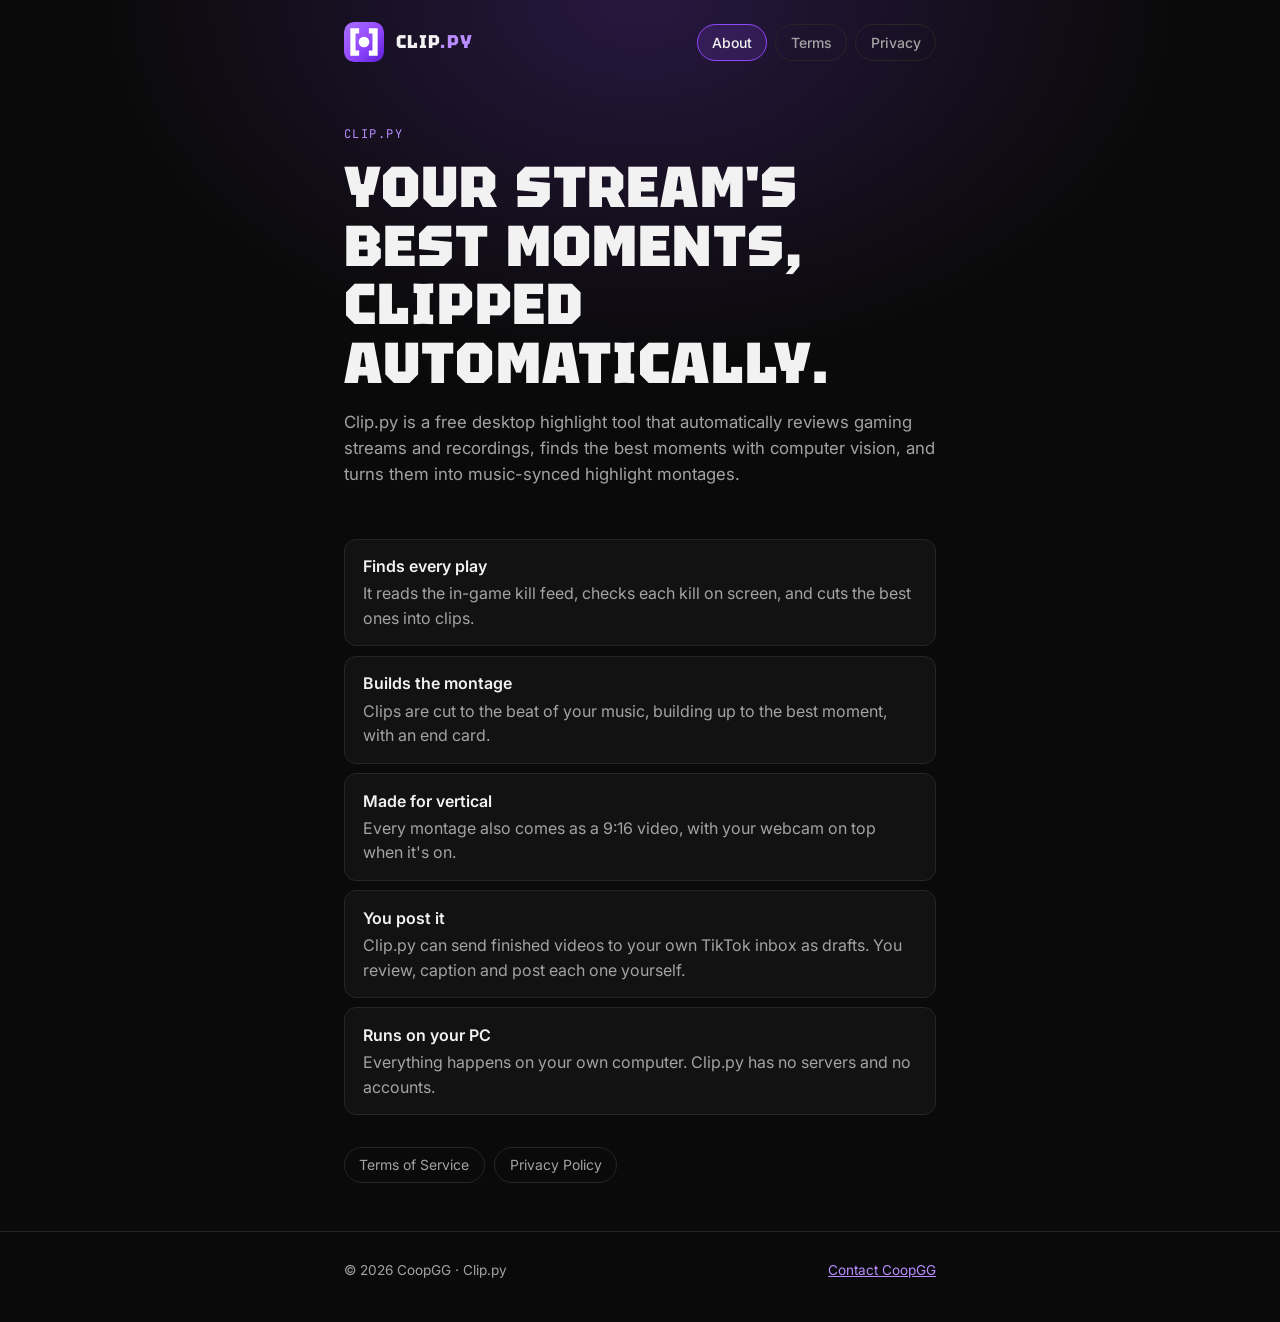
<file: clip-py/index.html>
<!DOCTYPE html>
<html lang="en">
<head>
<meta charset="UTF-8">
<meta name="viewport" content="width=device-width, initial-scale=1.0">
<meta name="color-scheme" content="dark">
<meta name="description" content="Clip.py finds the best moments in your gaming streams and recordings and turns them into vertical highlight videos.">
<title>Clip.py | Automatic gaming highlights</title>
<link rel="icon" type="image/svg+xml" href="icon/favicon.svg">
<link rel="icon" type="image/png" sizes="32x32" href="icon/favicon-32.png">
<link rel="apple-touch-icon" href="icon/apple-touch-icon.png">
<link rel="preconnect" href="https://fonts.googleapis.com">
<link rel="preconnect" href="https://fonts.gstatic.com" crossorigin>
<link href="https://fonts.googleapis.com/css2?family=Inter:wght@400;500;600&family=JetBrains+Mono:wght@500;600&family=Tektur:wght@700;800;900&display=swap" rel="stylesheet">
<link rel="stylesheet" href="../assets/site.css">
<link rel="stylesheet" href="legal.css">
</head>
<body>
<a class="skip" href="#main">Skip to content</a>
<div class="wrap wrap-narrow">
  <header class="topbar">
    <a class="brand" href="index.html">
      <img src="icon/favicon.svg" alt="" style="border-radius:10px;background:none">
      <span class="brand-name">Clip<b>.py</b></span>
    </a>
    <nav class="topnav" aria-label="Clip.py">
      <a href="index.html" aria-current="page">About</a>
      <a href="terms.html">Terms</a>
      <a href="privacy.html">Privacy</a>
    </nav>
  </header>
  <main id="main">

    <section class="hero">
      <p class="eyebrow">Clip.py</p>
      <h1>Your stream's best moments, clipped automatically.</h1>
      <p class="lede">Clip.py is a free desktop highlight tool that automatically reviews gaming streams and recordings, finds the best moments with computer vision, and turns them into music-synced highlight montages.</p>
    </section>
    <ul class="features">
      <li><b>Finds every play</b>It reads the in-game kill feed, checks each kill on screen, and cuts the best ones into clips.</li>
      <li><b>Builds the montage</b>Clips are cut to the beat of your music, building up to the best moment, with an end card.</li>
      <li><b>Made for vertical</b>Every montage also comes as a 9:16 video, with your webcam on top when it's on.</li>
      <li><b>You post it</b>Clip.py can send finished videos to your own TikTok inbox as drafts. You review, caption and post each one yourself.</li>
      <li><b>Runs on your PC</b>Everything happens on your own computer. Clip.py has no servers and no accounts.</li>
    </ul>
    <nav class="doclinks" aria-label="Legal">
      <a href="terms.html">Terms of Service</a>
      <a href="privacy.html">Privacy Policy</a>
    </nav>
  </main>
</div>
<footer>
  <div class="wrap wrap-narrow">
    <span>&copy; 2026 CoopGG &middot; Clip.py</span>
    <span><a href="../links.html">Contact CoopGG</a></span>
  </div>
</footer>
</body>
</html>
</file>
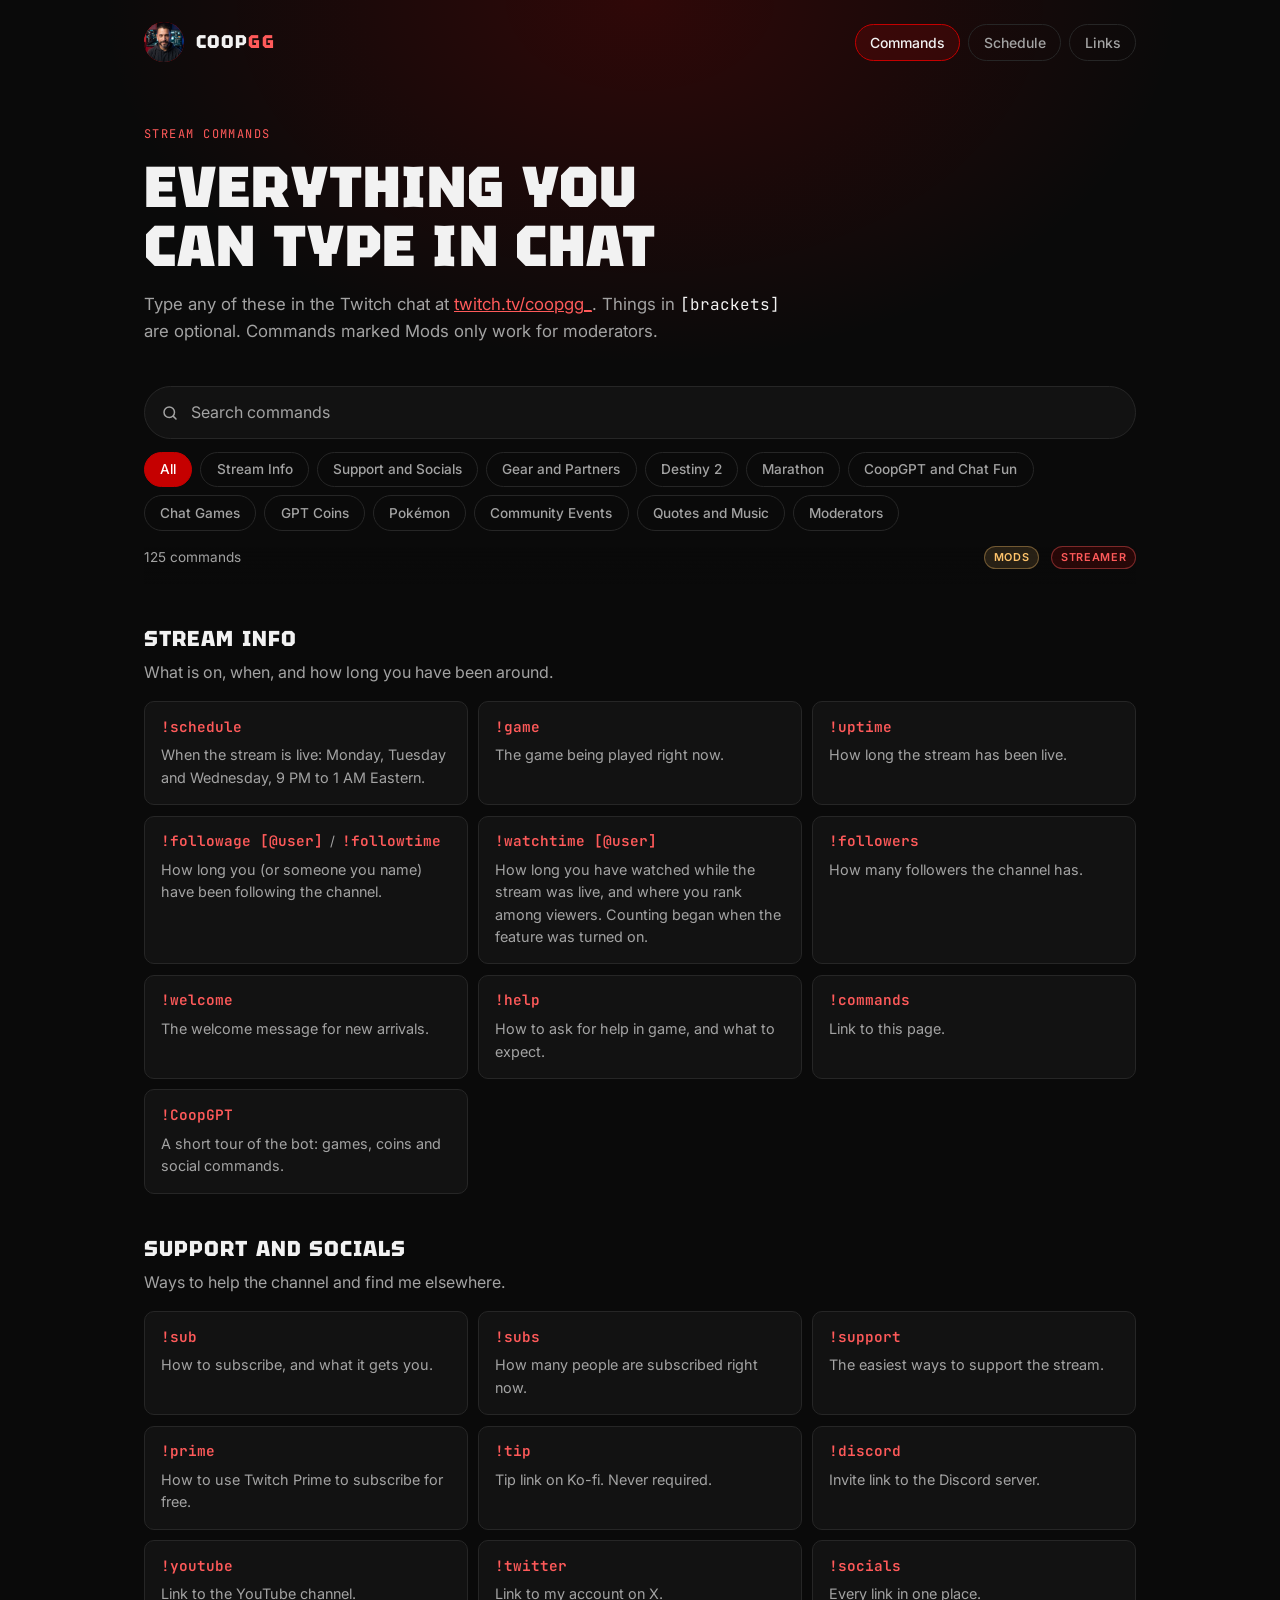
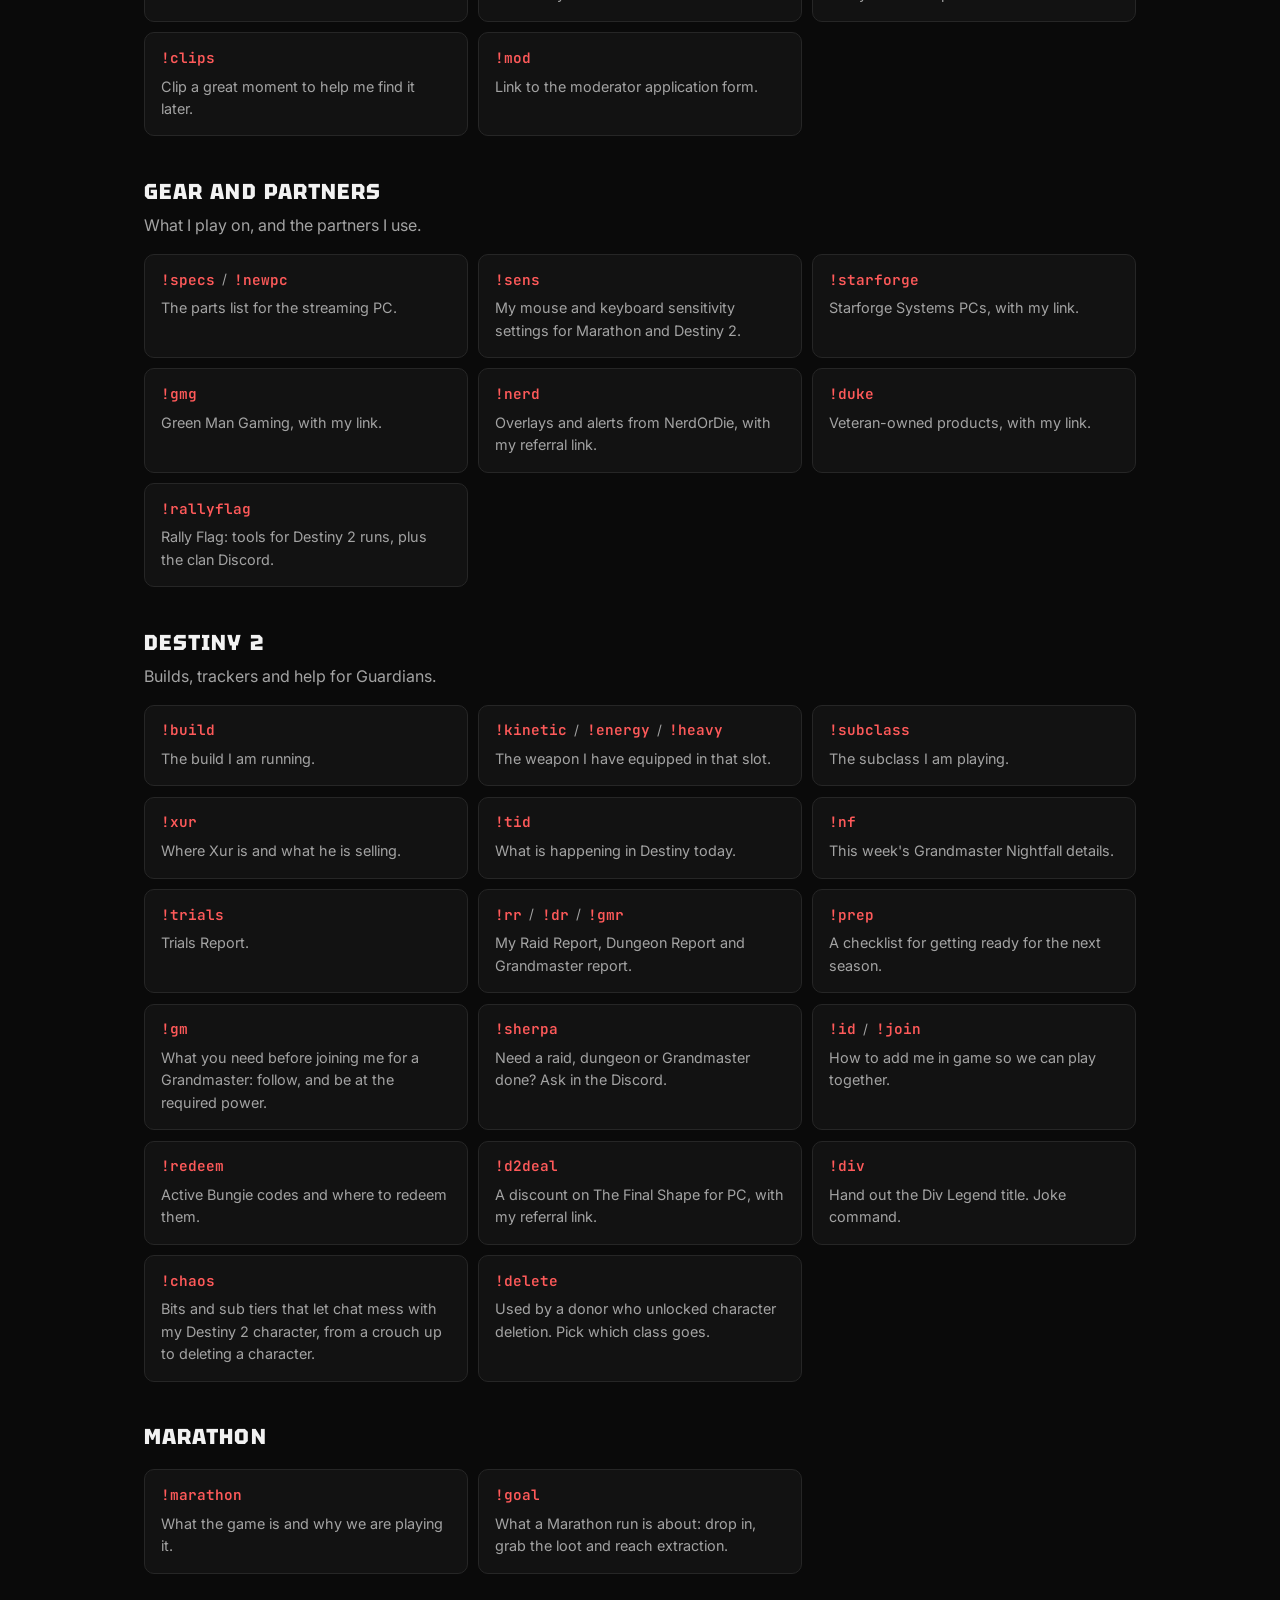
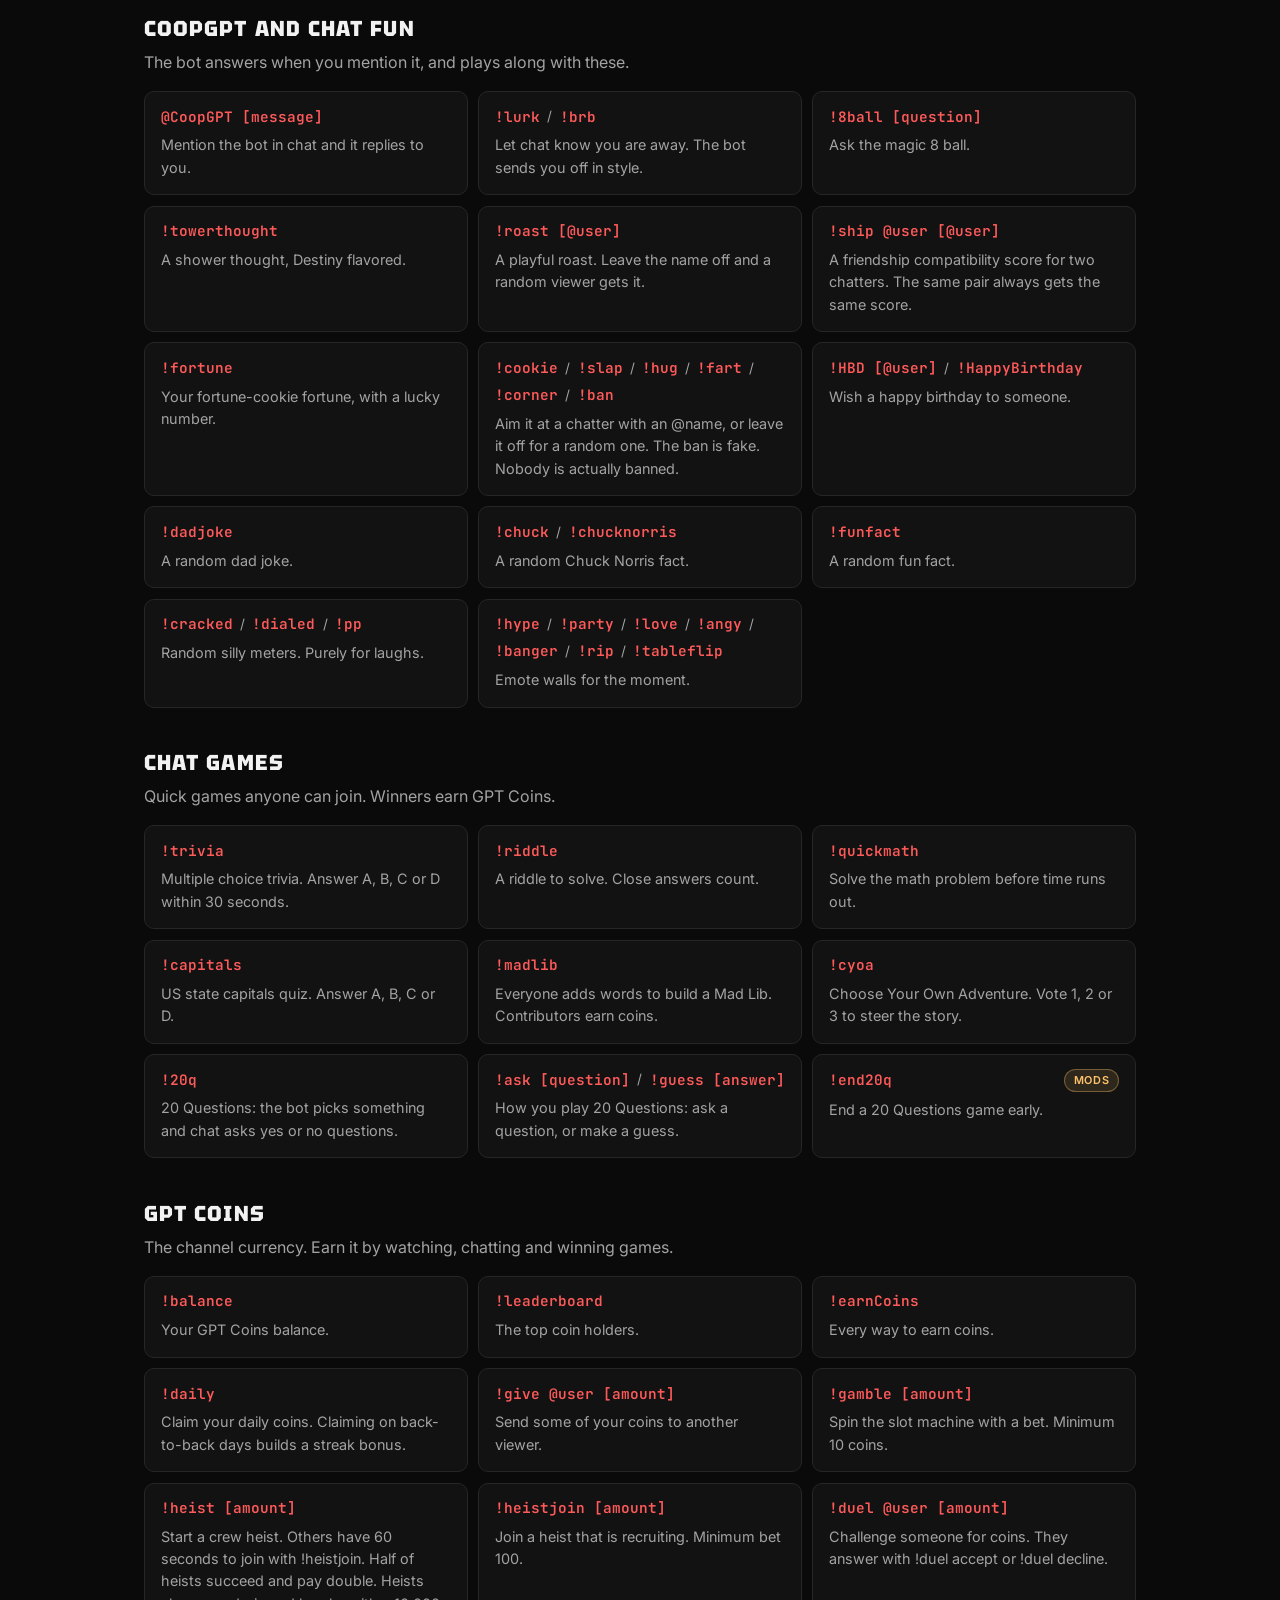
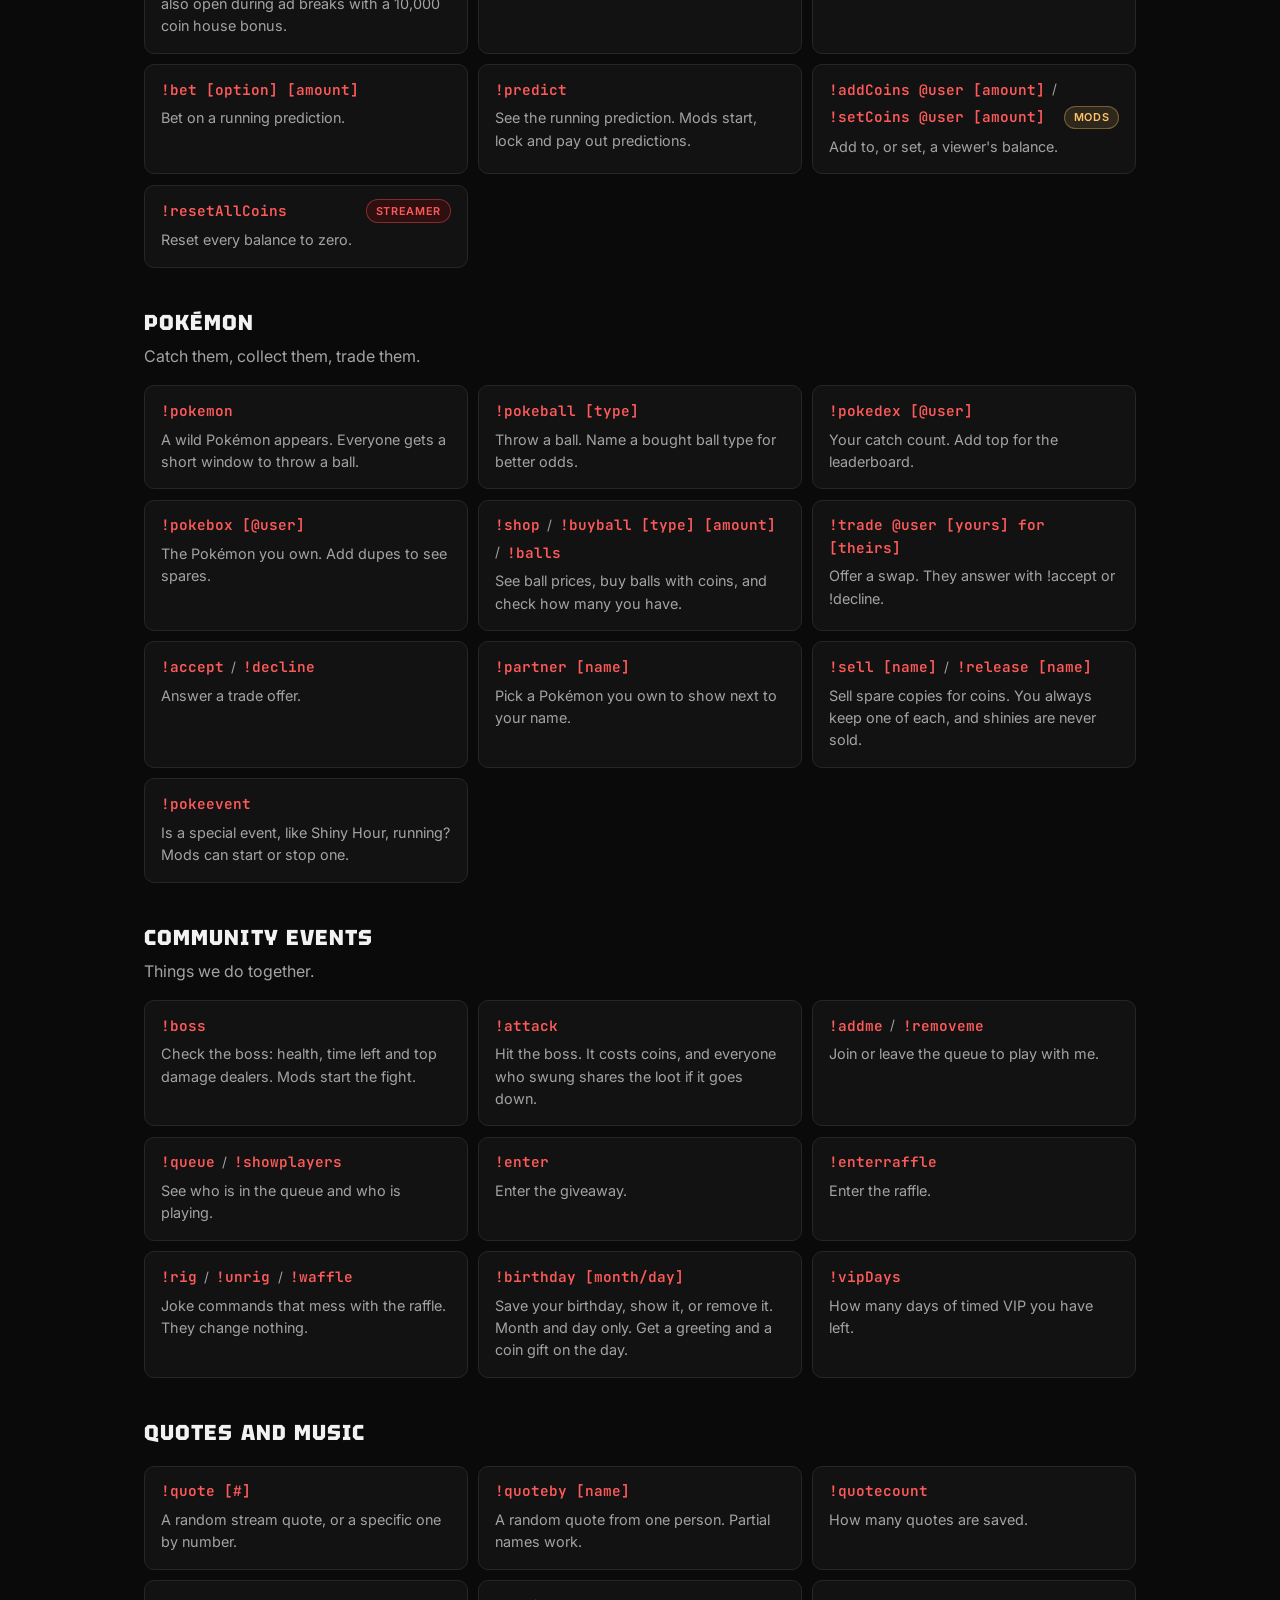
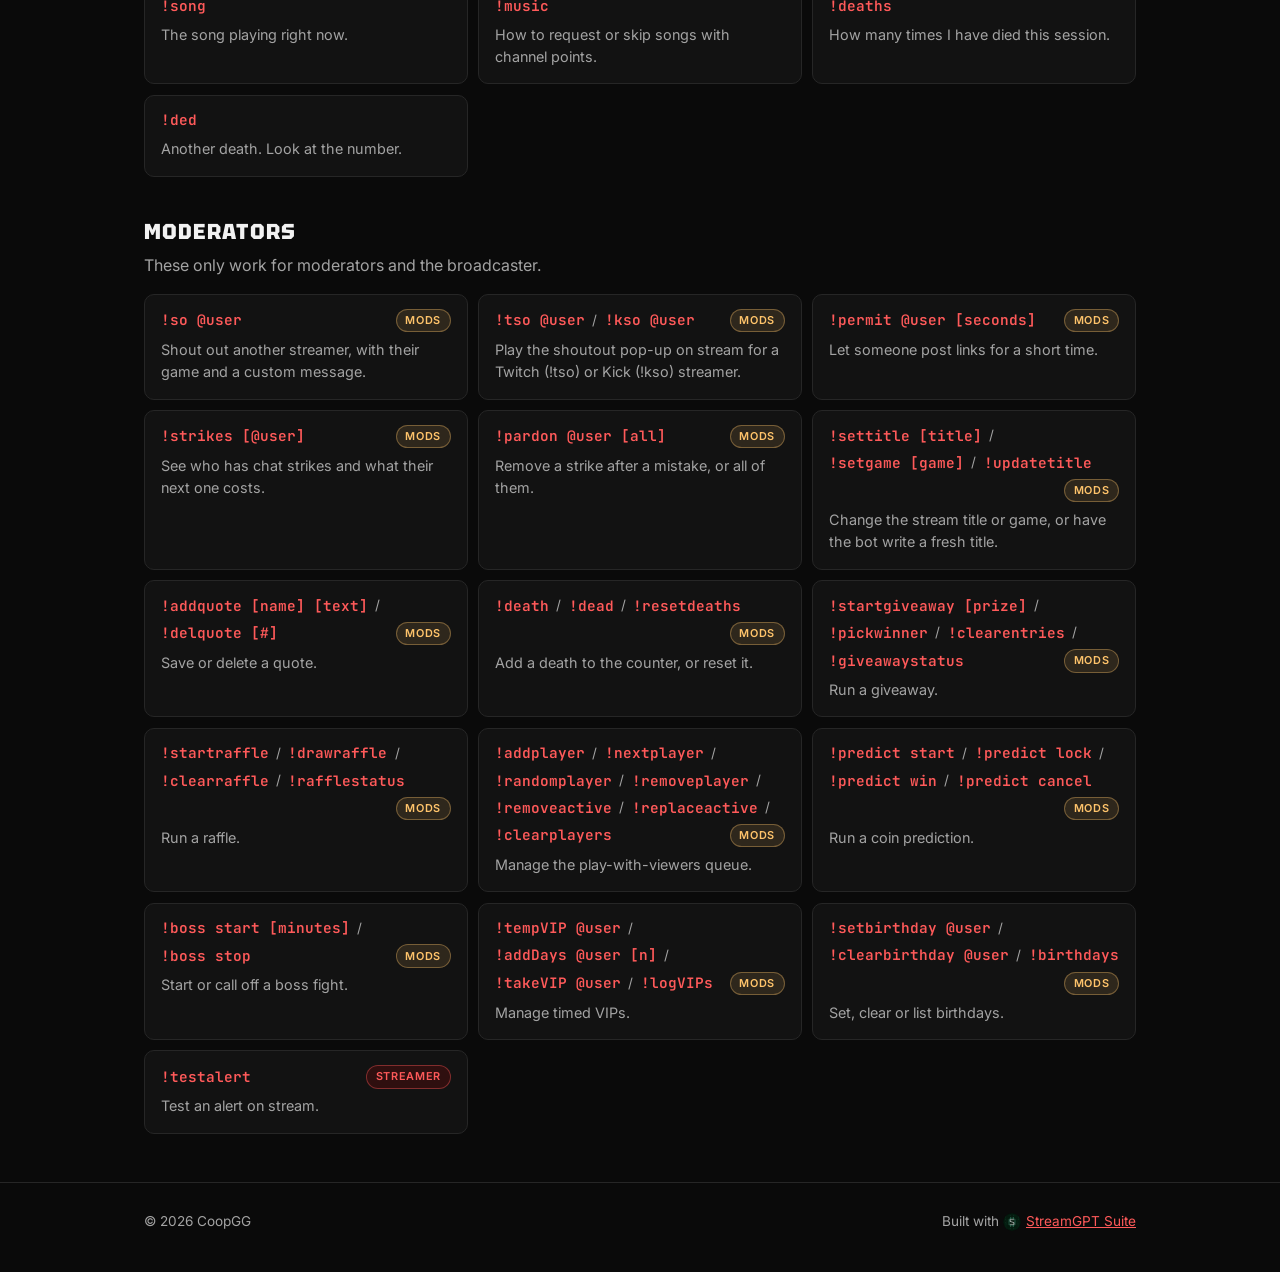
<file: commands.html>
<!DOCTYPE html>
<html lang="en">
<head>
<meta charset="UTF-8">
<meta name="viewport" content="width=device-width, initial-scale=1.0">
<meta name="color-scheme" content="dark">
<meta name="description" content="Every chat command for the CoopGG stream: games, GPT Coins, Pokémon, Destiny 2 info and more.">
<title>CoopGG | Stream Commands</title>
<link rel="icon" type="image/png" href="assets/avatar.png">
<link rel="preconnect" href="https://fonts.googleapis.com">
<link rel="preconnect" href="https://fonts.gstatic.com" crossorigin>
<link href="https://fonts.googleapis.com/css2?family=Inter:wght@400;500;600&family=JetBrains+Mono:wght@500;600&family=Tektur:wght@700;800;900&display=swap" rel="stylesheet">
<link rel="stylesheet" href="assets/site.css">
<style>
  /* ---------- controls ---------- */
  .controls { padding: 0.9rem 0; }
  @media (min-height: 820px) and (min-width: 700px) {
    .controls { position: sticky; top: 0; z-index: 5; background: linear-gradient(var(--bg) 82%, transparent); }
  }
  .search { display: block; position: relative; }
  .search input {
    width: 100%; font: inherit; font-size: 1rem; color: var(--text);
    background: var(--panel); border: 1px solid var(--border); border-radius: 999px;
    padding: 0.8rem 1.1rem 0.8rem 2.9rem;
  }
  .search input::placeholder { color: var(--text-dim); }
  .search input:focus-visible { outline: 2px solid var(--accent-text); outline-offset: 2px; border-color: transparent; }
  .search svg { position: absolute; left: 1.05rem; top: 50%; translate: 0 -50%; width: 18px; height: 18px; stroke: var(--text-dim); fill: none; stroke-width: 2; pointer-events: none; }

  .pills { display: flex; flex-wrap: wrap; gap: 0.5rem; margin-top: 0.8rem; }
  .pill {
    font: inherit; font-size: 0.85rem; font-weight: 500; cursor: pointer;
    color: var(--text-dim); background: transparent;
    border: 1px solid var(--border); border-radius: 999px; padding: 0.4rem 0.95rem;
    transition: color 0.15s ease, border-color 0.15s ease, background 0.15s ease;
  }
  .pill:hover { color: var(--text); border-color: var(--border-strong); }
  .pill[aria-pressed="true"] { color: #fff; background: var(--accent); border-color: var(--accent); }

  .status { display: flex; align-items: center; justify-content: space-between; gap: 1rem; flex-wrap: wrap; margin-top: 0.9rem; font-size: 0.85rem; color: var(--text-dim); }
  .legend { display: flex; gap: 0.75rem; align-items: center; }

  /* ---------- sections ---------- */
  .section { padding-top: 2.4rem; }
  .section[hidden] { display: none; }
  .section-title { font-family: var(--font-display); font-weight: 800; font-size: 1.35rem; text-transform: uppercase; letter-spacing: 0.05em; text-wrap: balance; }
  .section-blurb { color: var(--text-dim); margin-top: 0.3rem; max-width: 62ch; }
  .cmd-grid { list-style: none; display: grid; grid-template-columns: repeat(auto-fill, minmax(min(100%, 300px), 1fr)); gap: 0.65rem; margin-top: 1rem; }
  .cmd {
    background: var(--panel); border: 1px solid var(--border); border-radius: 10px;
    padding: 0.85rem 1rem 0.95rem; display: flex; flex-direction: column; gap: 0.4rem;
    transition: border-color 0.15s ease, background 0.15s ease;
  }
  .cmd:hover { background: var(--panel-hover); border-color: var(--border-strong); }
  .cmd[hidden] { display: none; }
  .cmd-head { display: flex; flex-wrap: wrap; align-items: center; gap: 0.3rem 0.45rem; }
  .cmd-name { font-family: var(--font-mono); font-weight: 600; font-size: 0.9rem; color: var(--accent-text); overflow-wrap: anywhere; }
  .or { color: var(--text-dim); font-size: 0.85rem; }
  .cmd-desc { color: var(--text-dim); font-size: 0.9rem; max-width: 60ch; }
  .cmd-head .tag { margin-left: auto; }

  .empty { display: none; margin: 3rem 0 0; padding: 2rem; text-align: center; border: 1px dashed var(--border-strong); border-radius: 10px; color: var(--text-dim); }
  .empty.show { display: block; }
</style>
</head>
<body>
<a class="skip" href="#commands">Skip to commands</a>

<div class="wrap">
  <header class="topbar">
    <a class="brand" href="https://www.twitch.tv/coopgg_">
      <img src="assets/avatar.png" alt="">
      <span class="brand-name">Coop<b>GG</b></span>
    </a>
    <nav class="topnav" aria-label="Site">
      <a href="commands.html" aria-current="page">Commands</a>
      <a href="schedule.html">Schedule</a>
      <a href="links.html">Links</a>
    </nav>
  </header>

  <section class="hero">
    <p class="eyebrow">Stream commands</p>
    <h1>Everything you can type in chat</h1>
    <p class="lede">Type any of these in the Twitch chat at <a href="https://www.twitch.tv/coopgg_">twitch.tv/coopgg_</a>. Things in <code>[brackets]</code> are optional. Commands marked Mods only work for moderators.</p>
  </section>

  <div class="controls">
    <label class="search">
      <span class="visually-hidden">Search commands</span>
      <svg viewBox="0 0 24 24" aria-hidden="true"><circle cx="11" cy="11" r="7"/><path d="m20 20-3.5-3.5" stroke-linecap="round"/></svg>
      <input id="q" type="search" placeholder="Search commands" autocomplete="off">
    </label>
    <div class="pills" id="pills" role="group" aria-label="Filter by category">
      <button type="button" class="pill" data-cat="all" aria-pressed="true">All</button>
      <button type="button" class="pill" data-cat="info" aria-pressed="false">Stream Info</button><button type="button" class="pill" data-cat="support" aria-pressed="false">Support and Socials</button><button type="button" class="pill" data-cat="gear" aria-pressed="false">Gear and Partners</button><button type="button" class="pill" data-cat="destiny" aria-pressed="false">Destiny 2</button><button type="button" class="pill" data-cat="marathon" aria-pressed="false">Marathon</button><button type="button" class="pill" data-cat="ai" aria-pressed="false">CoopGPT and Chat Fun</button><button type="button" class="pill" data-cat="games" aria-pressed="false">Chat Games</button><button type="button" class="pill" data-cat="coins" aria-pressed="false">GPT Coins</button><button type="button" class="pill" data-cat="pokemon" aria-pressed="false">Pokémon</button><button type="button" class="pill" data-cat="community" aria-pressed="false">Community Events</button><button type="button" class="pill" data-cat="quotes" aria-pressed="false">Quotes and Music</button><button type="button" class="pill" data-cat="mods" aria-pressed="false">Moderators</button>
    </div>
    <div class="status">
      <span id="count" role="status" aria-live="polite"></span>
      <span class="legend"><span class="tag tag-mod">Mods</span><span class="tag tag-streamer">Streamer</span></span>
    </div>
  </div>

  <main id="commands">
<section class="section" id="info" data-cat="info"><h2 class="section-title">Stream Info</h2><p class="section-blurb">What is on, when, and how long you have been around.</p><ul class="cmd-grid"><li class="cmd" data-search="!schedule when the stream is live: monday, tuesday and wednesday, 9 pm to 1 am eastern."><div class="cmd-head"><code class="cmd-name">!schedule</code></div><p class="cmd-desc">When the stream is live: Monday, Tuesday and Wednesday, 9 PM to 1 AM Eastern.</p></li><li class="cmd" data-search="!game the game being played right now."><div class="cmd-head"><code class="cmd-name">!game</code></div><p class="cmd-desc">The game being played right now.</p></li><li class="cmd" data-search="!uptime how long the stream has been live."><div class="cmd-head"><code class="cmd-name">!uptime</code></div><p class="cmd-desc">How long the stream has been live.</p></li><li class="cmd" data-search="!followage [@user] !followtime how long you (or someone you name) have been following the channel."><div class="cmd-head"><code class="cmd-name">!followage [@user]</code> <span class="or">/</span> <code class="cmd-name">!followtime</code></div><p class="cmd-desc">How long you (or someone you name) have been following the channel.</p></li><li class="cmd" data-search="!watchtime [@user] how long you have watched while the stream was live, and where you rank among viewers. counting began when the feature was turned on."><div class="cmd-head"><code class="cmd-name">!watchtime [@user]</code></div><p class="cmd-desc">How long you have watched while the stream was live, and where you rank among viewers. Counting began when the feature was turned on.</p></li><li class="cmd" data-search="!followers how many followers the channel has."><div class="cmd-head"><code class="cmd-name">!followers</code></div><p class="cmd-desc">How many followers the channel has.</p></li><li class="cmd" data-search="!welcome the welcome message for new arrivals."><div class="cmd-head"><code class="cmd-name">!welcome</code></div><p class="cmd-desc">The welcome message for new arrivals.</p></li><li class="cmd" data-search="!help how to ask for help in game, and what to expect."><div class="cmd-head"><code class="cmd-name">!help</code></div><p class="cmd-desc">How to ask for help in game, and what to expect.</p></li><li class="cmd" data-search="!commands link to this page."><div class="cmd-head"><code class="cmd-name">!commands</code></div><p class="cmd-desc">Link to this page.</p></li><li class="cmd" data-search="!coopgpt a short tour of the bot: games, coins and social commands."><div class="cmd-head"><code class="cmd-name">!CoopGPT</code></div><p class="cmd-desc">A short tour of the bot: games, coins and social commands.</p></li></ul></section>
<section class="section" id="support" data-cat="support"><h2 class="section-title">Support and Socials</h2><p class="section-blurb">Ways to help the channel and find me elsewhere.</p><ul class="cmd-grid"><li class="cmd" data-search="!sub how to subscribe, and what it gets you."><div class="cmd-head"><code class="cmd-name">!sub</code></div><p class="cmd-desc">How to subscribe, and what it gets you.</p></li><li class="cmd" data-search="!subs how many people are subscribed right now."><div class="cmd-head"><code class="cmd-name">!subs</code></div><p class="cmd-desc">How many people are subscribed right now.</p></li><li class="cmd" data-search="!support the easiest ways to support the stream."><div class="cmd-head"><code class="cmd-name">!support</code></div><p class="cmd-desc">The easiest ways to support the stream.</p></li><li class="cmd" data-search="!prime how to use twitch prime to subscribe for free."><div class="cmd-head"><code class="cmd-name">!prime</code></div><p class="cmd-desc">How to use Twitch Prime to subscribe for free.</p></li><li class="cmd" data-search="!tip tip link on ko-fi. never required."><div class="cmd-head"><code class="cmd-name">!tip</code></div><p class="cmd-desc">Tip link on Ko-fi. Never required.</p></li><li class="cmd" data-search="!discord invite link to the discord server."><div class="cmd-head"><code class="cmd-name">!discord</code></div><p class="cmd-desc">Invite link to the Discord server.</p></li><li class="cmd" data-search="!youtube link to the youtube channel."><div class="cmd-head"><code class="cmd-name">!youtube</code></div><p class="cmd-desc">Link to the YouTube channel.</p></li><li class="cmd" data-search="!twitter link to my account on x."><div class="cmd-head"><code class="cmd-name">!twitter</code></div><p class="cmd-desc">Link to my account on X.</p></li><li class="cmd" data-search="!socials every link in one place."><div class="cmd-head"><code class="cmd-name">!socials</code></div><p class="cmd-desc">Every link in one place.</p></li><li class="cmd" data-search="!clips clip a great moment to help me find it later."><div class="cmd-head"><code class="cmd-name">!clips</code></div><p class="cmd-desc">Clip a great moment to help me find it later.</p></li><li class="cmd" data-search="!mod link to the moderator application form."><div class="cmd-head"><code class="cmd-name">!mod</code></div><p class="cmd-desc">Link to the moderator application form.</p></li></ul></section>
<section class="section" id="gear" data-cat="gear"><h2 class="section-title">Gear and Partners</h2><p class="section-blurb">What I play on, and the partners I use.</p><ul class="cmd-grid"><li class="cmd" data-search="!specs !newpc the parts list for the streaming pc."><div class="cmd-head"><code class="cmd-name">!specs</code> <span class="or">/</span> <code class="cmd-name">!newpc</code></div><p class="cmd-desc">The parts list for the streaming PC.</p></li><li class="cmd" data-search="!sens my mouse and keyboard sensitivity settings for marathon and destiny 2."><div class="cmd-head"><code class="cmd-name">!sens</code></div><p class="cmd-desc">My mouse and keyboard sensitivity settings for Marathon and Destiny 2.</p></li><li class="cmd" data-search="!starforge starforge systems pcs, with my link."><div class="cmd-head"><code class="cmd-name">!starforge</code></div><p class="cmd-desc">Starforge Systems PCs, with my link.</p></li><li class="cmd" data-search="!gmg green man gaming, with my link."><div class="cmd-head"><code class="cmd-name">!gmg</code></div><p class="cmd-desc">Green Man Gaming, with my link.</p></li><li class="cmd" data-search="!nerd overlays and alerts from nerdordie, with my referral link."><div class="cmd-head"><code class="cmd-name">!nerd</code></div><p class="cmd-desc">Overlays and alerts from NerdOrDie, with my referral link.</p></li><li class="cmd" data-search="!duke veteran-owned products, with my link."><div class="cmd-head"><code class="cmd-name">!duke</code></div><p class="cmd-desc">Veteran-owned products, with my link.</p></li><li class="cmd" data-search="!rallyflag rally flag: tools for destiny 2 runs, plus the clan discord."><div class="cmd-head"><code class="cmd-name">!rallyflag</code></div><p class="cmd-desc">Rally Flag: tools for Destiny 2 runs, plus the clan Discord.</p></li></ul></section>
<section class="section" id="destiny" data-cat="destiny"><h2 class="section-title">Destiny 2</h2><p class="section-blurb">Builds, trackers and help for Guardians.</p><ul class="cmd-grid"><li class="cmd" data-search="!build the build i am running."><div class="cmd-head"><code class="cmd-name">!build</code></div><p class="cmd-desc">The build I am running.</p></li><li class="cmd" data-search="!kinetic !energy !heavy the weapon i have equipped in that slot."><div class="cmd-head"><code class="cmd-name">!kinetic</code> <span class="or">/</span> <code class="cmd-name">!energy</code> <span class="or">/</span> <code class="cmd-name">!heavy</code></div><p class="cmd-desc">The weapon I have equipped in that slot.</p></li><li class="cmd" data-search="!subclass the subclass i am playing."><div class="cmd-head"><code class="cmd-name">!subclass</code></div><p class="cmd-desc">The subclass I am playing.</p></li><li class="cmd" data-search="!xur where xur is and what he is selling."><div class="cmd-head"><code class="cmd-name">!xur</code></div><p class="cmd-desc">Where Xur is and what he is selling.</p></li><li class="cmd" data-search="!tid what is happening in destiny today."><div class="cmd-head"><code class="cmd-name">!tid</code></div><p class="cmd-desc">What is happening in Destiny today.</p></li><li class="cmd" data-search="!nf this week&#x27;s grandmaster nightfall details."><div class="cmd-head"><code class="cmd-name">!nf</code></div><p class="cmd-desc">This week&#x27;s Grandmaster Nightfall details.</p></li><li class="cmd" data-search="!trials trials report."><div class="cmd-head"><code class="cmd-name">!trials</code></div><p class="cmd-desc">Trials Report.</p></li><li class="cmd" data-search="!rr !dr !gmr my raid report, dungeon report and grandmaster report."><div class="cmd-head"><code class="cmd-name">!rr</code> <span class="or">/</span> <code class="cmd-name">!dr</code> <span class="or">/</span> <code class="cmd-name">!gmr</code></div><p class="cmd-desc">My Raid Report, Dungeon Report and Grandmaster report.</p></li><li class="cmd" data-search="!prep a checklist for getting ready for the next season."><div class="cmd-head"><code class="cmd-name">!prep</code></div><p class="cmd-desc">A checklist for getting ready for the next season.</p></li><li class="cmd" data-search="!gm what you need before joining me for a grandmaster: follow, and be at the required power."><div class="cmd-head"><code class="cmd-name">!gm</code></div><p class="cmd-desc">What you need before joining me for a Grandmaster: follow, and be at the required power.</p></li><li class="cmd" data-search="!sherpa need a raid, dungeon or grandmaster done? ask in the discord."><div class="cmd-head"><code class="cmd-name">!sherpa</code></div><p class="cmd-desc">Need a raid, dungeon or Grandmaster done? Ask in the Discord.</p></li><li class="cmd" data-search="!id !join how to add me in game so we can play together."><div class="cmd-head"><code class="cmd-name">!id</code> <span class="or">/</span> <code class="cmd-name">!join</code></div><p class="cmd-desc">How to add me in game so we can play together.</p></li><li class="cmd" data-search="!redeem active bungie codes and where to redeem them."><div class="cmd-head"><code class="cmd-name">!redeem</code></div><p class="cmd-desc">Active Bungie codes and where to redeem them.</p></li><li class="cmd" data-search="!d2deal a discount on the final shape for pc, with my referral link."><div class="cmd-head"><code class="cmd-name">!d2deal</code></div><p class="cmd-desc">A discount on The Final Shape for PC, with my referral link.</p></li><li class="cmd" data-search="!div hand out the div legend title. joke command."><div class="cmd-head"><code class="cmd-name">!div</code></div><p class="cmd-desc">Hand out the Div Legend title. Joke command.</p></li><li class="cmd" data-search="!chaos bits and sub tiers that let chat mess with my destiny 2 character, from a crouch up to deleting a character."><div class="cmd-head"><code class="cmd-name">!chaos</code></div><p class="cmd-desc">Bits and sub tiers that let chat mess with my Destiny 2 character, from a crouch up to deleting a character.</p></li><li class="cmd" data-search="!delete used by a donor who unlocked character deletion. pick which class goes."><div class="cmd-head"><code class="cmd-name">!delete</code></div><p class="cmd-desc">Used by a donor who unlocked character deletion. Pick which class goes.</p></li></ul></section>
<section class="section" id="marathon" data-cat="marathon"><h2 class="section-title">Marathon</h2><ul class="cmd-grid"><li class="cmd" data-search="!marathon what the game is and why we are playing it."><div class="cmd-head"><code class="cmd-name">!marathon</code></div><p class="cmd-desc">What the game is and why we are playing it.</p></li><li class="cmd" data-search="!goal what a marathon run is about: drop in, grab the loot and reach extraction."><div class="cmd-head"><code class="cmd-name">!goal</code></div><p class="cmd-desc">What a Marathon run is about: drop in, grab the loot and reach extraction.</p></li></ul></section>
<section class="section" id="ai" data-cat="ai"><h2 class="section-title">CoopGPT and Chat Fun</h2><p class="section-blurb">The bot answers when you mention it, and plays along with these.</p><ul class="cmd-grid"><li class="cmd" data-search="@coopgpt [message] mention the bot in chat and it replies to you."><div class="cmd-head"><code class="cmd-name">@CoopGPT [message]</code></div><p class="cmd-desc">Mention the bot in chat and it replies to you.</p></li><li class="cmd" data-search="!lurk !brb let chat know you are away. the bot sends you off in style."><div class="cmd-head"><code class="cmd-name">!lurk</code> <span class="or">/</span> <code class="cmd-name">!brb</code></div><p class="cmd-desc">Let chat know you are away. The bot sends you off in style.</p></li><li class="cmd" data-search="!8ball [question] ask the magic 8 ball."><div class="cmd-head"><code class="cmd-name">!8ball [question]</code></div><p class="cmd-desc">Ask the magic 8 ball.</p></li><li class="cmd" data-search="!towerthought a shower thought, destiny flavored."><div class="cmd-head"><code class="cmd-name">!towerthought</code></div><p class="cmd-desc">A shower thought, Destiny flavored.</p></li><li class="cmd" data-search="!roast [@user] a playful roast. leave the name off and a random viewer gets it."><div class="cmd-head"><code class="cmd-name">!roast [@user]</code></div><p class="cmd-desc">A playful roast. Leave the name off and a random viewer gets it.</p></li><li class="cmd" data-search="!ship @user [@user] a friendship compatibility score for two chatters. the same pair always gets the same score."><div class="cmd-head"><code class="cmd-name">!ship @user [@user]</code></div><p class="cmd-desc">A friendship compatibility score for two chatters. The same pair always gets the same score.</p></li><li class="cmd" data-search="!fortune your fortune-cookie fortune, with a lucky number."><div class="cmd-head"><code class="cmd-name">!fortune</code></div><p class="cmd-desc">Your fortune-cookie fortune, with a lucky number.</p></li><li class="cmd" data-search="!cookie !slap !hug !fart !corner !ban aim it at a chatter with an @name, or leave it off for a random one. the ban is fake. nobody is actually banned."><div class="cmd-head"><code class="cmd-name">!cookie</code> <span class="or">/</span> <code class="cmd-name">!slap</code> <span class="or">/</span> <code class="cmd-name">!hug</code> <span class="or">/</span> <code class="cmd-name">!fart</code> <span class="or">/</span> <code class="cmd-name">!corner</code> <span class="or">/</span> <code class="cmd-name">!ban</code></div><p class="cmd-desc">Aim it at a chatter with an @name, or leave it off for a random one. The ban is fake. Nobody is actually banned.</p></li><li class="cmd" data-search="!hbd [@user] !happybirthday wish a happy birthday to someone."><div class="cmd-head"><code class="cmd-name">!HBD [@user]</code> <span class="or">/</span> <code class="cmd-name">!HappyBirthday</code></div><p class="cmd-desc">Wish a happy birthday to someone.</p></li><li class="cmd" data-search="!dadjoke a random dad joke."><div class="cmd-head"><code class="cmd-name">!dadjoke</code></div><p class="cmd-desc">A random dad joke.</p></li><li class="cmd" data-search="!chuck !chucknorris a random chuck norris fact."><div class="cmd-head"><code class="cmd-name">!chuck</code> <span class="or">/</span> <code class="cmd-name">!chucknorris</code></div><p class="cmd-desc">A random Chuck Norris fact.</p></li><li class="cmd" data-search="!funfact a random fun fact."><div class="cmd-head"><code class="cmd-name">!funfact</code></div><p class="cmd-desc">A random fun fact.</p></li><li class="cmd" data-search="!cracked !dialed !pp random silly meters. purely for laughs."><div class="cmd-head"><code class="cmd-name">!cracked</code> <span class="or">/</span> <code class="cmd-name">!dialed</code> <span class="or">/</span> <code class="cmd-name">!pp</code></div><p class="cmd-desc">Random silly meters. Purely for laughs.</p></li><li class="cmd" data-search="!hype !party !love !angy !banger !rip !tableflip emote walls for the moment."><div class="cmd-head"><code class="cmd-name">!hype</code> <span class="or">/</span> <code class="cmd-name">!party</code> <span class="or">/</span> <code class="cmd-name">!love</code> <span class="or">/</span> <code class="cmd-name">!angy</code> <span class="or">/</span> <code class="cmd-name">!banger</code> <span class="or">/</span> <code class="cmd-name">!rip</code> <span class="or">/</span> <code class="cmd-name">!tableflip</code></div><p class="cmd-desc">Emote walls for the moment.</p></li></ul></section>
<section class="section" id="games" data-cat="games"><h2 class="section-title">Chat Games</h2><p class="section-blurb">Quick games anyone can join. Winners earn GPT Coins.</p><ul class="cmd-grid"><li class="cmd" data-search="!trivia multiple choice trivia. answer a, b, c or d within 30 seconds."><div class="cmd-head"><code class="cmd-name">!trivia</code></div><p class="cmd-desc">Multiple choice trivia. Answer A, B, C or D within 30 seconds.</p></li><li class="cmd" data-search="!riddle a riddle to solve. close answers count."><div class="cmd-head"><code class="cmd-name">!riddle</code></div><p class="cmd-desc">A riddle to solve. Close answers count.</p></li><li class="cmd" data-search="!quickmath solve the math problem before time runs out."><div class="cmd-head"><code class="cmd-name">!quickmath</code></div><p class="cmd-desc">Solve the math problem before time runs out.</p></li><li class="cmd" data-search="!capitals us state capitals quiz. answer a, b, c or d."><div class="cmd-head"><code class="cmd-name">!capitals</code></div><p class="cmd-desc">US state capitals quiz. Answer A, B, C or D.</p></li><li class="cmd" data-search="!madlib everyone adds words to build a mad lib. contributors earn coins."><div class="cmd-head"><code class="cmd-name">!madlib</code></div><p class="cmd-desc">Everyone adds words to build a Mad Lib. Contributors earn coins.</p></li><li class="cmd" data-search="!cyoa choose your own adventure. vote 1, 2 or 3 to steer the story."><div class="cmd-head"><code class="cmd-name">!cyoa</code></div><p class="cmd-desc">Choose Your Own Adventure. Vote 1, 2 or 3 to steer the story.</p></li><li class="cmd" data-search="!20q 20 questions: the bot picks something and chat asks yes or no questions."><div class="cmd-head"><code class="cmd-name">!20q</code></div><p class="cmd-desc">20 Questions: the bot picks something and chat asks yes or no questions.</p></li><li class="cmd" data-search="!ask [question] !guess [answer] how you play 20 questions: ask a question, or make a guess."><div class="cmd-head"><code class="cmd-name">!ask [question]</code> <span class="or">/</span> <code class="cmd-name">!guess [answer]</code></div><p class="cmd-desc">How you play 20 Questions: ask a question, or make a guess.</p></li><li class="cmd" data-search="!end20q end a 20 questions game early."><div class="cmd-head"><code class="cmd-name">!end20q</code><span class="tag tag-mod">Mods</span></div><p class="cmd-desc">End a 20 Questions game early.</p></li></ul></section>
<section class="section" id="coins" data-cat="coins"><h2 class="section-title">GPT Coins</h2><p class="section-blurb">The channel currency. Earn it by watching, chatting and winning games.</p><ul class="cmd-grid"><li class="cmd" data-search="!balance your gpt coins balance."><div class="cmd-head"><code class="cmd-name">!balance</code></div><p class="cmd-desc">Your GPT Coins balance.</p></li><li class="cmd" data-search="!leaderboard the top coin holders."><div class="cmd-head"><code class="cmd-name">!leaderboard</code></div><p class="cmd-desc">The top coin holders.</p></li><li class="cmd" data-search="!earncoins every way to earn coins."><div class="cmd-head"><code class="cmd-name">!earnCoins</code></div><p class="cmd-desc">Every way to earn coins.</p></li><li class="cmd" data-search="!daily claim your daily coins. claiming on back-to-back days builds a streak bonus."><div class="cmd-head"><code class="cmd-name">!daily</code></div><p class="cmd-desc">Claim your daily coins. Claiming on back-to-back days builds a streak bonus.</p></li><li class="cmd" data-search="!give @user [amount] send some of your coins to another viewer."><div class="cmd-head"><code class="cmd-name">!give @user [amount]</code></div><p class="cmd-desc">Send some of your coins to another viewer.</p></li><li class="cmd" data-search="!gamble [amount] spin the slot machine with a bet. minimum 10 coins."><div class="cmd-head"><code class="cmd-name">!gamble [amount]</code></div><p class="cmd-desc">Spin the slot machine with a bet. Minimum 10 coins.</p></li><li class="cmd" data-search="!heist [amount] start a crew heist. others have 60 seconds to join with !heistjoin. half of heists succeed and pay double. heists also open during ad breaks with a 10,000 coin house bonus."><div class="cmd-head"><code class="cmd-name">!heist [amount]</code></div><p class="cmd-desc">Start a crew heist. Others have 60 seconds to join with !heistjoin. Half of heists succeed and pay double. Heists also open during ad breaks with a 10,000 coin house bonus.</p></li><li class="cmd" data-search="!heistjoin [amount] join a heist that is recruiting. minimum bet 100."><div class="cmd-head"><code class="cmd-name">!heistjoin [amount]</code></div><p class="cmd-desc">Join a heist that is recruiting. Minimum bet 100.</p></li><li class="cmd" data-search="!duel @user [amount] challenge someone for coins. they answer with !duel accept or !duel decline."><div class="cmd-head"><code class="cmd-name">!duel @user [amount]</code></div><p class="cmd-desc">Challenge someone for coins. They answer with !duel accept or !duel decline.</p></li><li class="cmd" data-search="!bet [option] [amount] bet on a running prediction."><div class="cmd-head"><code class="cmd-name">!bet [option] [amount]</code></div><p class="cmd-desc">Bet on a running prediction.</p></li><li class="cmd" data-search="!predict see the running prediction. mods start, lock and pay out predictions."><div class="cmd-head"><code class="cmd-name">!predict</code></div><p class="cmd-desc">See the running prediction. Mods start, lock and pay out predictions.</p></li><li class="cmd" data-search="!addcoins @user [amount] !setcoins @user [amount] add to, or set, a viewer&#x27;s balance."><div class="cmd-head"><code class="cmd-name">!addCoins @user [amount]</code> <span class="or">/</span> <code class="cmd-name">!setCoins @user [amount]</code><span class="tag tag-mod">Mods</span></div><p class="cmd-desc">Add to, or set, a viewer&#x27;s balance.</p></li><li class="cmd" data-search="!resetallcoins reset every balance to zero."><div class="cmd-head"><code class="cmd-name">!resetAllCoins</code><span class="tag tag-streamer">Streamer</span></div><p class="cmd-desc">Reset every balance to zero.</p></li></ul></section>
<section class="section" id="pokemon" data-cat="pokemon"><h2 class="section-title">Pokémon</h2><p class="section-blurb">Catch them, collect them, trade them.</p><ul class="cmd-grid"><li class="cmd" data-search="!pokemon a wild pokémon appears. everyone gets a short window to throw a ball."><div class="cmd-head"><code class="cmd-name">!pokemon</code></div><p class="cmd-desc">A wild Pokémon appears. Everyone gets a short window to throw a ball.</p></li><li class="cmd" data-search="!pokeball [type] throw a ball. name a bought ball type for better odds."><div class="cmd-head"><code class="cmd-name">!pokeball [type]</code></div><p class="cmd-desc">Throw a ball. Name a bought ball type for better odds.</p></li><li class="cmd" data-search="!pokedex [@user] your catch count. add top for the leaderboard."><div class="cmd-head"><code class="cmd-name">!pokedex [@user]</code></div><p class="cmd-desc">Your catch count. Add top for the leaderboard.</p></li><li class="cmd" data-search="!pokebox [@user] the pokémon you own. add dupes to see spares."><div class="cmd-head"><code class="cmd-name">!pokebox [@user]</code></div><p class="cmd-desc">The Pokémon you own. Add dupes to see spares.</p></li><li class="cmd" data-search="!shop !buyball [type] [amount] !balls see ball prices, buy balls with coins, and check how many you have."><div class="cmd-head"><code class="cmd-name">!shop</code> <span class="or">/</span> <code class="cmd-name">!buyball [type] [amount]</code> <span class="or">/</span> <code class="cmd-name">!balls</code></div><p class="cmd-desc">See ball prices, buy balls with coins, and check how many you have.</p></li><li class="cmd" data-search="!trade @user [yours] for [theirs] offer a swap. they answer with !accept or !decline."><div class="cmd-head"><code class="cmd-name">!trade @user [yours] for [theirs]</code></div><p class="cmd-desc">Offer a swap. They answer with !accept or !decline.</p></li><li class="cmd" data-search="!accept !decline answer a trade offer."><div class="cmd-head"><code class="cmd-name">!accept</code> <span class="or">/</span> <code class="cmd-name">!decline</code></div><p class="cmd-desc">Answer a trade offer.</p></li><li class="cmd" data-search="!partner [name] pick a pokémon you own to show next to your name."><div class="cmd-head"><code class="cmd-name">!partner [name]</code></div><p class="cmd-desc">Pick a Pokémon you own to show next to your name.</p></li><li class="cmd" data-search="!sell [name] !release [name] sell spare copies for coins. you always keep one of each, and shinies are never sold."><div class="cmd-head"><code class="cmd-name">!sell [name]</code> <span class="or">/</span> <code class="cmd-name">!release [name]</code></div><p class="cmd-desc">Sell spare copies for coins. You always keep one of each, and shinies are never sold.</p></li><li class="cmd" data-search="!pokeevent is a special event, like shiny hour, running? mods can start or stop one."><div class="cmd-head"><code class="cmd-name">!pokeevent</code></div><p class="cmd-desc">Is a special event, like Shiny Hour, running? Mods can start or stop one.</p></li></ul></section>
<section class="section" id="community" data-cat="community"><h2 class="section-title">Community Events</h2><p class="section-blurb">Things we do together.</p><ul class="cmd-grid"><li class="cmd" data-search="!boss check the boss: health, time left and top damage dealers. mods start the fight."><div class="cmd-head"><code class="cmd-name">!boss</code></div><p class="cmd-desc">Check the boss: health, time left and top damage dealers. Mods start the fight.</p></li><li class="cmd" data-search="!attack hit the boss. it costs coins, and everyone who swung shares the loot if it goes down."><div class="cmd-head"><code class="cmd-name">!attack</code></div><p class="cmd-desc">Hit the boss. It costs coins, and everyone who swung shares the loot if it goes down.</p></li><li class="cmd" data-search="!addme !removeme join or leave the queue to play with me."><div class="cmd-head"><code class="cmd-name">!addme</code> <span class="or">/</span> <code class="cmd-name">!removeme</code></div><p class="cmd-desc">Join or leave the queue to play with me.</p></li><li class="cmd" data-search="!queue !showplayers see who is in the queue and who is playing."><div class="cmd-head"><code class="cmd-name">!queue</code> <span class="or">/</span> <code class="cmd-name">!showplayers</code></div><p class="cmd-desc">See who is in the queue and who is playing.</p></li><li class="cmd" data-search="!enter enter the giveaway."><div class="cmd-head"><code class="cmd-name">!enter</code></div><p class="cmd-desc">Enter the giveaway.</p></li><li class="cmd" data-search="!enterraffle enter the raffle."><div class="cmd-head"><code class="cmd-name">!enterraffle</code></div><p class="cmd-desc">Enter the raffle.</p></li><li class="cmd" data-search="!rig !unrig !waffle joke commands that mess with the raffle. they change nothing."><div class="cmd-head"><code class="cmd-name">!rig</code> <span class="or">/</span> <code class="cmd-name">!unrig</code> <span class="or">/</span> <code class="cmd-name">!waffle</code></div><p class="cmd-desc">Joke commands that mess with the raffle. They change nothing.</p></li><li class="cmd" data-search="!birthday [month/day] save your birthday, show it, or remove it. month and day only. get a greeting and a coin gift on the day."><div class="cmd-head"><code class="cmd-name">!birthday [month/day]</code></div><p class="cmd-desc">Save your birthday, show it, or remove it. Month and day only. Get a greeting and a coin gift on the day.</p></li><li class="cmd" data-search="!vipdays how many days of timed vip you have left."><div class="cmd-head"><code class="cmd-name">!vipDays</code></div><p class="cmd-desc">How many days of timed VIP you have left.</p></li></ul></section>
<section class="section" id="quotes" data-cat="quotes"><h2 class="section-title">Quotes and Music</h2><ul class="cmd-grid"><li class="cmd" data-search="!quote [#] a random stream quote, or a specific one by number."><div class="cmd-head"><code class="cmd-name">!quote [#]</code></div><p class="cmd-desc">A random stream quote, or a specific one by number.</p></li><li class="cmd" data-search="!quoteby [name] a random quote from one person. partial names work."><div class="cmd-head"><code class="cmd-name">!quoteby [name]</code></div><p class="cmd-desc">A random quote from one person. Partial names work.</p></li><li class="cmd" data-search="!quotecount how many quotes are saved."><div class="cmd-head"><code class="cmd-name">!quotecount</code></div><p class="cmd-desc">How many quotes are saved.</p></li><li class="cmd" data-search="!song the song playing right now."><div class="cmd-head"><code class="cmd-name">!song</code></div><p class="cmd-desc">The song playing right now.</p></li><li class="cmd" data-search="!music how to request or skip songs with channel points."><div class="cmd-head"><code class="cmd-name">!music</code></div><p class="cmd-desc">How to request or skip songs with channel points.</p></li><li class="cmd" data-search="!deaths how many times i have died this session."><div class="cmd-head"><code class="cmd-name">!deaths</code></div><p class="cmd-desc">How many times I have died this session.</p></li><li class="cmd" data-search="!ded another death. look at the number."><div class="cmd-head"><code class="cmd-name">!ded</code></div><p class="cmd-desc">Another death. Look at the number.</p></li></ul></section>
<section class="section" id="mods" data-cat="mods"><h2 class="section-title">Moderators</h2><p class="section-blurb">These only work for moderators and the broadcaster.</p><ul class="cmd-grid"><li class="cmd" data-search="!so @user shout out another streamer, with their game and a custom message."><div class="cmd-head"><code class="cmd-name">!so @user</code><span class="tag tag-mod">Mods</span></div><p class="cmd-desc">Shout out another streamer, with their game and a custom message.</p></li><li class="cmd" data-search="!tso @user !kso @user play the shoutout pop-up on stream for a twitch (!tso) or kick (!kso) streamer."><div class="cmd-head"><code class="cmd-name">!tso @user</code> <span class="or">/</span> <code class="cmd-name">!kso @user</code><span class="tag tag-mod">Mods</span></div><p class="cmd-desc">Play the shoutout pop-up on stream for a Twitch (!tso) or Kick (!kso) streamer.</p></li><li class="cmd" data-search="!permit @user [seconds] let someone post links for a short time."><div class="cmd-head"><code class="cmd-name">!permit @user [seconds]</code><span class="tag tag-mod">Mods</span></div><p class="cmd-desc">Let someone post links for a short time.</p></li><li class="cmd" data-search="!strikes [@user] see who has chat strikes and what their next one costs."><div class="cmd-head"><code class="cmd-name">!strikes [@user]</code><span class="tag tag-mod">Mods</span></div><p class="cmd-desc">See who has chat strikes and what their next one costs.</p></li><li class="cmd" data-search="!pardon @user [all] remove a strike after a mistake, or all of them."><div class="cmd-head"><code class="cmd-name">!pardon @user [all]</code><span class="tag tag-mod">Mods</span></div><p class="cmd-desc">Remove a strike after a mistake, or all of them.</p></li><li class="cmd" data-search="!settitle [title] !setgame [game] !updatetitle change the stream title or game, or have the bot write a fresh title."><div class="cmd-head"><code class="cmd-name">!settitle [title]</code> <span class="or">/</span> <code class="cmd-name">!setgame [game]</code> <span class="or">/</span> <code class="cmd-name">!updatetitle</code><span class="tag tag-mod">Mods</span></div><p class="cmd-desc">Change the stream title or game, or have the bot write a fresh title.</p></li><li class="cmd" data-search="!addquote [name] [text] !delquote [#] save or delete a quote."><div class="cmd-head"><code class="cmd-name">!addquote [name] [text]</code> <span class="or">/</span> <code class="cmd-name">!delquote [#]</code><span class="tag tag-mod">Mods</span></div><p class="cmd-desc">Save or delete a quote.</p></li><li class="cmd" data-search="!death !dead !resetdeaths add a death to the counter, or reset it."><div class="cmd-head"><code class="cmd-name">!death</code> <span class="or">/</span> <code class="cmd-name">!dead</code> <span class="or">/</span> <code class="cmd-name">!resetdeaths</code><span class="tag tag-mod">Mods</span></div><p class="cmd-desc">Add a death to the counter, or reset it.</p></li><li class="cmd" data-search="!startgiveaway [prize] !pickwinner !clearentries !giveawaystatus run a giveaway."><div class="cmd-head"><code class="cmd-name">!startgiveaway [prize]</code> <span class="or">/</span> <code class="cmd-name">!pickwinner</code> <span class="or">/</span> <code class="cmd-name">!clearentries</code> <span class="or">/</span> <code class="cmd-name">!giveawaystatus</code><span class="tag tag-mod">Mods</span></div><p class="cmd-desc">Run a giveaway.</p></li><li class="cmd" data-search="!startraffle !drawraffle !clearraffle !rafflestatus run a raffle."><div class="cmd-head"><code class="cmd-name">!startraffle</code> <span class="or">/</span> <code class="cmd-name">!drawraffle</code> <span class="or">/</span> <code class="cmd-name">!clearraffle</code> <span class="or">/</span> <code class="cmd-name">!rafflestatus</code><span class="tag tag-mod">Mods</span></div><p class="cmd-desc">Run a raffle.</p></li><li class="cmd" data-search="!addplayer !nextplayer !randomplayer !removeplayer !removeactive !replaceactive !clearplayers manage the play-with-viewers queue."><div class="cmd-head"><code class="cmd-name">!addplayer</code> <span class="or">/</span> <code class="cmd-name">!nextplayer</code> <span class="or">/</span> <code class="cmd-name">!randomplayer</code> <span class="or">/</span> <code class="cmd-name">!removeplayer</code> <span class="or">/</span> <code class="cmd-name">!removeactive</code> <span class="or">/</span> <code class="cmd-name">!replaceactive</code> <span class="or">/</span> <code class="cmd-name">!clearplayers</code><span class="tag tag-mod">Mods</span></div><p class="cmd-desc">Manage the play-with-viewers queue.</p></li><li class="cmd" data-search="!predict start !predict lock !predict win !predict cancel run a coin prediction."><div class="cmd-head"><code class="cmd-name">!predict start</code> <span class="or">/</span> <code class="cmd-name">!predict lock</code> <span class="or">/</span> <code class="cmd-name">!predict win</code> <span class="or">/</span> <code class="cmd-name">!predict cancel</code><span class="tag tag-mod">Mods</span></div><p class="cmd-desc">Run a coin prediction.</p></li><li class="cmd" data-search="!boss start [minutes] !boss stop start or call off a boss fight."><div class="cmd-head"><code class="cmd-name">!boss start [minutes]</code> <span class="or">/</span> <code class="cmd-name">!boss stop</code><span class="tag tag-mod">Mods</span></div><p class="cmd-desc">Start or call off a boss fight.</p></li><li class="cmd" data-search="!tempvip @user !adddays @user [n] !takevip @user !logvips manage timed vips."><div class="cmd-head"><code class="cmd-name">!tempVIP @user</code> <span class="or">/</span> <code class="cmd-name">!addDays @user [n]</code> <span class="or">/</span> <code class="cmd-name">!takeVIP @user</code> <span class="or">/</span> <code class="cmd-name">!logVIPs</code><span class="tag tag-mod">Mods</span></div><p class="cmd-desc">Manage timed VIPs.</p></li><li class="cmd" data-search="!setbirthday @user !clearbirthday @user !birthdays set, clear or list birthdays."><div class="cmd-head"><code class="cmd-name">!setbirthday @user</code> <span class="or">/</span> <code class="cmd-name">!clearbirthday @user</code> <span class="or">/</span> <code class="cmd-name">!birthdays</code><span class="tag tag-mod">Mods</span></div><p class="cmd-desc">Set, clear or list birthdays.</p></li><li class="cmd" data-search="!testalert test an alert on stream."><div class="cmd-head"><code class="cmd-name">!testalert</code><span class="tag tag-streamer">Streamer</span></div><p class="cmd-desc">Test an alert on stream.</p></li></ul></section>

    <p class="empty" id="empty">No commands match that search. Try a shorter word.</p>
  </main>
</div>

<footer>
  <div class="wrap">
    <span>&copy; 2026 CoopGG</span>
    <span>Built with <a href="https://coopgg.github.io/streamgpt-suite/index.html"><img src="assets/streamgpt-logo.png" alt="">StreamGPT Suite</a></span>
  </div>
</footer>

<script>
(function () {
  var input = document.getElementById('q');
  var pills = document.getElementById('pills');
  var countEl = document.getElementById('count');
  var empty = document.getElementById('empty');
  var sections = Array.prototype.slice.call(document.querySelectorAll('.section'));
  var cat = 'all';

  function apply() {
    var q = input.value.trim().toLowerCase();
    var shown = 0;
    sections.forEach(function (s) {
      var inCat = cat === 'all' || s.dataset.cat === cat;
      var any = 0;
      Array.prototype.forEach.call(s.querySelectorAll('.cmd'), function (c) {
        var ok = inCat && (!q || c.dataset.search.indexOf(q) !== -1);
        c.hidden = !ok;
        if (ok) any++;
      });
      s.hidden = any === 0;
      shown += any;
    });
    empty.classList.toggle('show', shown === 0);
    countEl.textContent = shown + (shown === 1 ? ' command' : ' commands');
  }

  function setCat(next, push) {
    cat = next;
    Array.prototype.forEach.call(pills.querySelectorAll('.pill'), function (p) {
      p.setAttribute('aria-pressed', p.dataset.cat === cat ? 'true' : 'false');
    });
    if (push) {
      try { history.replaceState(null, '', cat === 'all' ? location.pathname : '#' + cat); } catch (e) {}
    }
    apply();
  }

  pills.addEventListener('click', function (e) {
    var b = e.target.closest('.pill');
    if (b) setCat(b.dataset.cat, true);
  });
  input.addEventListener('input', apply);

  var start = location.hash.replace('#', '');
  var valid = sections.some(function (s) { return s.dataset.cat === start; });
  setCat(valid ? start : 'all', false);
})();
</script>
</body>
</html>
</file>
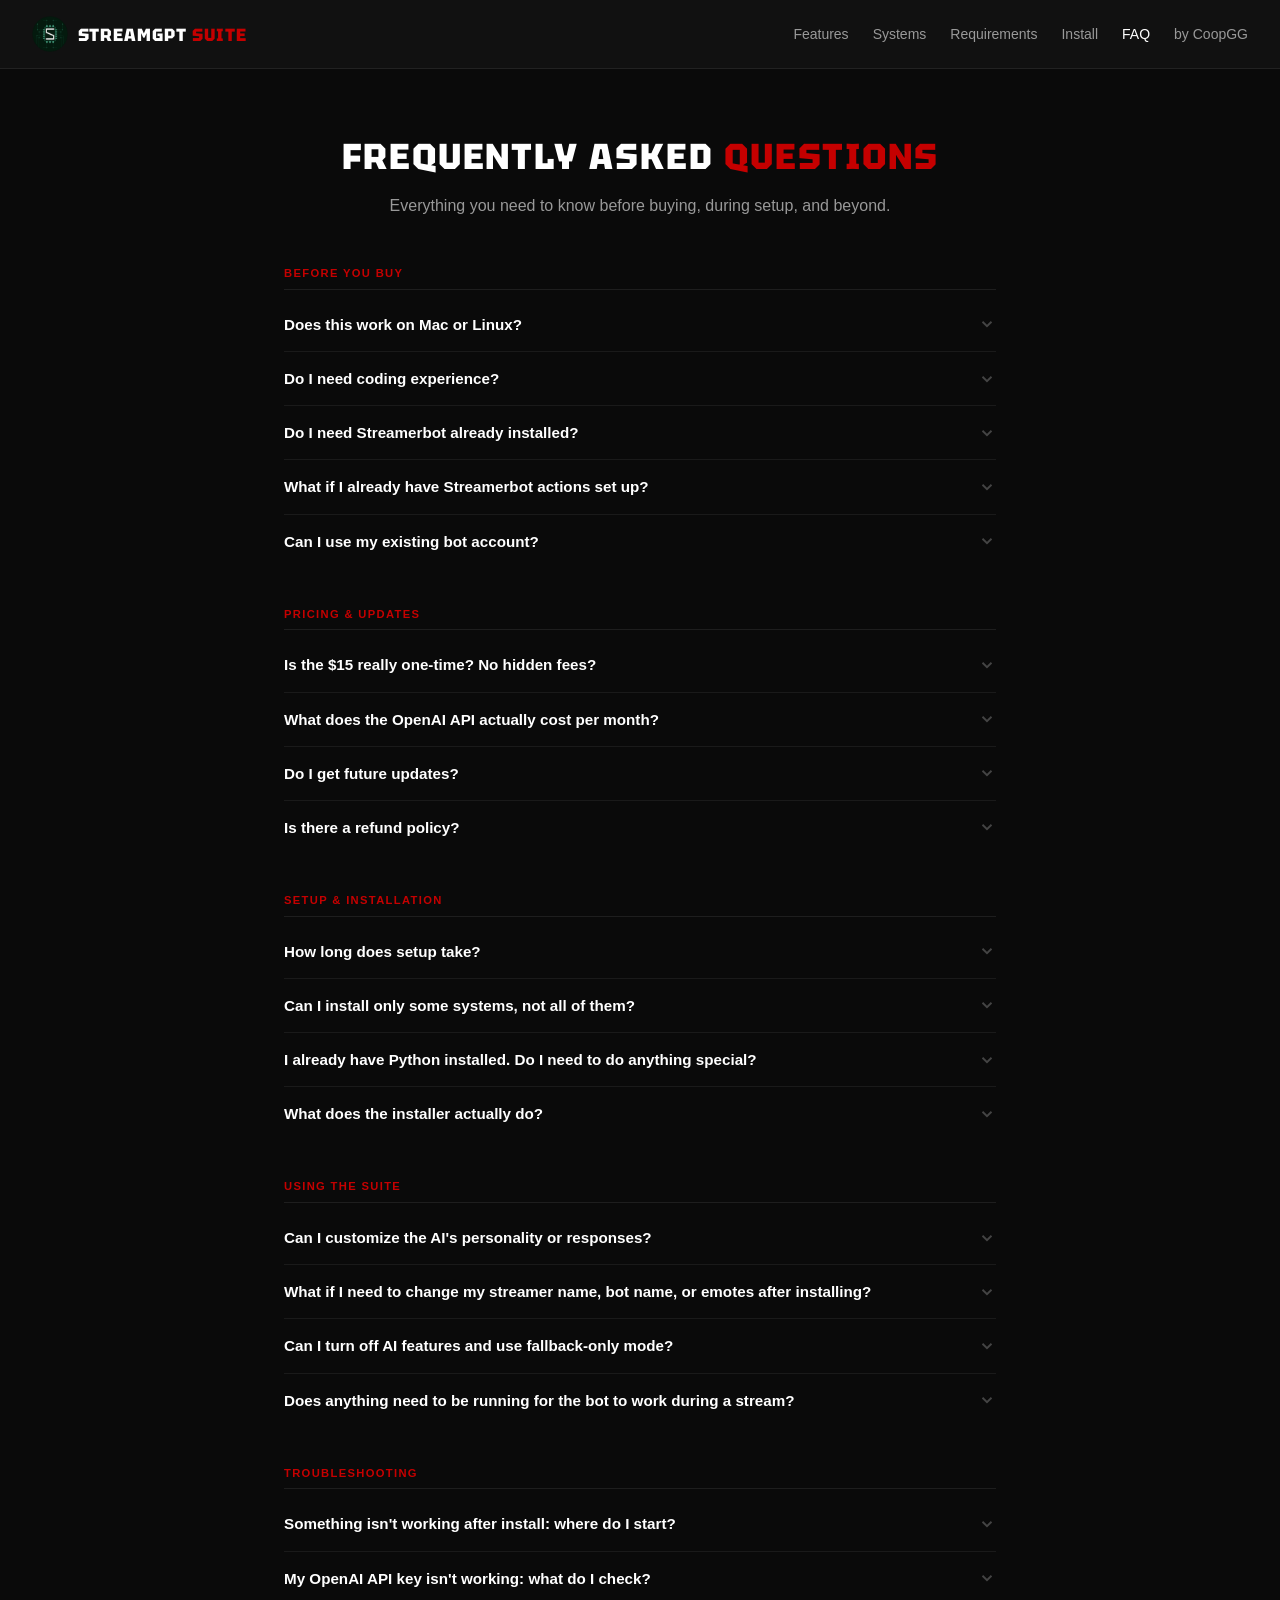
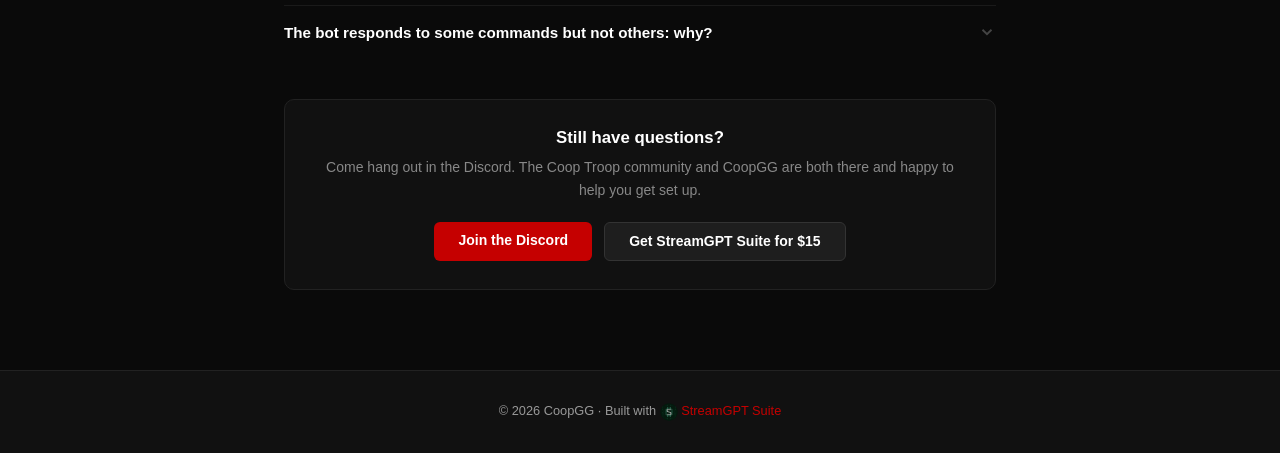
<file: faq.html>
<!DOCTYPE html>
<html lang="en">
<head>
<meta charset="UTF-8">
<link rel="icon" type="image/png" href="assets/avatar.png">
<meta name="viewport" content="width=device-width, initial-scale=1.0">
<title>StreamGPT Suite | FAQ</title>
<style>
  @import url('https://fonts.googleapis.com/css2?family=Tektur:wght@700;800;900&display=swap');
  * { box-sizing: border-box; margin: 0; padding: 0; }
  body { font-family: -apple-system, BlinkMacSystemFont, 'Segoe UI', sans-serif; background: #0a0a0a; color: #ffffff; }
  a { color: #C50000; text-decoration: none; }
  a:hover { text-decoration: underline; }

  nav { background: #111111; border-bottom: 1px solid #222222; padding: 1rem 2rem; display: flex; align-items: center; justify-content: space-between; }
  .nav-logo { display: flex; align-items: center; gap: 0.6rem; text-decoration: none; }
  .nav-logo img { width: 36px; height: 36px; border-radius: 50%; }
  .nav-logo-text { font-size: 1.1rem; font-weight: 800; font-family: 'Tektur', sans-serif; text-transform: uppercase; letter-spacing: 0.05em; color: #ffffff; }
  .nav-links { display: flex; gap: 1.5rem; font-size: 0.875rem; }
  .nav-links a { color: #999999; }
  .nav-links a:hover { color: #ffffff; text-decoration: none; }

  .page-hero { text-align: center; padding: 4rem 2rem 3rem; }
  .page-hero h1 { font-family: 'Tektur', sans-serif; font-size: 2.25rem; font-weight: 800; text-transform: uppercase; letter-spacing: 0.05em; margin-bottom: 0.75rem; }
  .page-hero h1 span { color: #C50000; }
  .page-hero p { color: #999999; font-size: 1rem; max-width: 520px; margin: 0 auto; line-height: 1.7; }

  main { max-width: 760px; margin: 0 auto; padding: 0 1.5rem 5rem; }

  .faq-section { margin-bottom: 2.5rem; }
  .faq-section-title {
    font-size: 0.7rem;
    font-weight: 700;
    text-transform: uppercase;
    letter-spacing: 0.12em;
    color: #C50000;
    padding-bottom: 0.6rem;
    border-bottom: 1px solid #1e1e1e;
    margin-bottom: 0.5rem;
  }

  .faq-item { border-bottom: 1px solid #1a1a1a; }
  .faq-item:last-child { border-bottom: none; }

  .faq-question {
    width: 100%;
    background: none;
    border: none;
    color: #ffffff;
    font-family: inherit;
    font-size: 0.95rem;
    font-weight: 600;
    text-align: left;
    padding: 1.1rem 0;
    cursor: pointer;
    display: flex;
    align-items: center;
    justify-content: space-between;
    gap: 1rem;
    transition: color 0.15s;
  }
  .faq-question:hover { color: #C50000; }

  .faq-chevron {
    width: 18px;
    height: 18px;
    flex-shrink: 0;
    color: #444;
    transition: transform 0.25s ease, color 0.15s;
  }
  .faq-item.open .faq-chevron { transform: rotate(180deg); color: #C50000; }

  .faq-answer {
    overflow: hidden;
    max-height: 0;
    transition: max-height 0.3s ease;
  }
  .faq-answer-inner {
    padding: 0 0 1.25rem;
    font-size: 0.875rem;
    color: #999999;
    line-height: 1.75;
  }
  .faq-answer-inner p + p { margin-top: 0.75rem; }
  .faq-answer-inner strong { color: #dddddd; font-weight: 600; }
  .faq-answer-inner a { color: #C50000; }
  .faq-answer-inner code { background: #1e1e1e; padding: 2px 6px; border-radius: 4px; font-family: monospace; font-size: 0.83em; color: #C50000; }
  .faq-answer-inner ul { padding-left: 1.25rem; display: flex; flex-direction: column; gap: 0.35rem; margin-top: 0.5rem; }

  .callout { background: #0f0800; border: 1px solid #f0a00033; border-radius: 8px; padding: 0.9rem 1.1rem; margin-top: 0.75rem; font-size: 0.82rem; color: #c8a060; line-height: 1.6; }
  .callout strong { color: #f0a000; }

  .still-stuck { background: #111111; border: 1px solid #222222; border-radius: 10px; padding: 1.75rem 2rem; text-align: center; margin-top: 2.5rem; }
  .still-stuck h3 { font-size: 1.05rem; font-weight: 700; margin-bottom: 0.5rem; }
  .still-stuck p { font-size: 0.875rem; color: #888888; line-height: 1.65; margin-bottom: 1.25rem; }
  .btn { display: inline-block; padding: 0.65rem 1.5rem; border-radius: 6px; font-weight: 600; font-size: 0.875rem; transition: opacity 0.15s; }
  .btn:hover { opacity: 0.85; text-decoration: none; }
  .btn-primary { background: #C50000; color: #fff; }
  .btn-secondary { background: #1e1e1e; color: #ffffff; border: 1px solid #333; }
  .btn-row { display: flex; gap: 0.75rem; justify-content: center; flex-wrap: wrap; }

  footer { background: #111111; border-top: 1px solid #222222; padding: 2rem; text-align: center; font-size: 0.8rem; color: #999999; }
</style>
</head>
<body>

<nav>
  <a href="https://coopgg.github.io/streamgpt-suite/index.html" class="nav-logo">
    <img src="assets/streamgpt-logo.png" alt="StreamGPT Suite">
    <span class="nav-logo-text">STREAMGPT <span style="color:#C50000;">SUITE</span></span>
  </a>
  <div class="nav-links">
    <a href="https://coopgg.github.io/streamgpt-suite/index.html#features">Features</a>
    <a href="https://coopgg.github.io/streamgpt-suite/index.html#systems">Systems</a>
    <a href="https://coopgg.github.io/streamgpt-suite/index.html#requirements">Requirements</a>
    <a href="https://coopgg.github.io/streamgpt-suite/index.html#install">Install</a>
    <a href="faq.html" style="color:#ffffff;">FAQ</a>
    <a href="https://twitch.tv/coopgg_" target="_blank">by CoopGG</a>
  </div>
</nav>

<div class="page-hero">
  <h1>Frequently Asked <span>Questions</span></h1>
  <p>Everything you need to know before buying, during setup, and beyond.</p>
</div>

<main>

  <!-- BEFORE YOU BUY -->
  <div class="faq-section">
    <div class="faq-section-title">Before You Buy</div>

    <div class="faq-item">
      <button class="faq-question">
        Does this work on Mac or Linux?
        <svg class="faq-chevron" viewBox="0 0 24 24" fill="none" stroke="currentColor" stroke-width="2.5"><polyline points="6 9 12 15 18 9"/></svg>
      </button>
      <div class="faq-answer">
        <div class="faq-answer-inner">
          <p><strong>No. Windows only.</strong> Streamerbot is a Windows application and is the core hub that StreamGPT Suite runs through. If you're on Mac or Linux, this product isn't for you.</p>
        </div>
      </div>
    </div>

    <div class="faq-item">
      <button class="faq-question">
        Do I need coding experience?
        <svg class="faq-chevron" viewBox="0 0 24 24" fill="none" stroke="currentColor" stroke-width="2.5"><polyline points="6 9 12 15 18 9"/></svg>
      </button>
      <div class="faq-answer">
        <div class="faq-answer-inner">
          <p>Not really. You need to be comfortable opening a terminal and running a single command, and that's the extent of it. The installer walks you through everything step by step and configures all files automatically. A detailed setup guide is included in the download.</p>
          <p>That said, if you've never touched a terminal in your life and the idea makes you nervous, expect to spend some extra time getting comfortable. It's genuinely not hard, but it's not a one-click app either.</p>
        </div>
      </div>
    </div>

    <div class="faq-item">
      <button class="faq-question">
        Do I need Streamerbot already installed?
        <svg class="faq-chevron" viewBox="0 0 24 24" fill="none" stroke="currentColor" stroke-width="2.5"><polyline points="6 9 12 15 18 9"/></svg>
      </button>
      <div class="faq-answer">
        <div class="faq-answer-inner">
          <p>Yes. Streamerbot needs to be installed and connected to your Twitch account before you run the StreamGPT Suite installer. The installer generates a Streamerbot import file, so you'll need Streamerbot open to import it. It's free at <a href="https://streamerbot.github.io/client/" target="_blank">streamerbot.github.io</a>.</p>
        </div>
      </div>
    </div>

    <div class="faq-item">
      <button class="faq-question">
        What if I already have Streamerbot actions set up?
        <svg class="faq-chevron" viewBox="0 0 24 24" fill="none" stroke="currentColor" stroke-width="2.5"><polyline points="6 9 12 15 18 9"/></svg>
      </button>
      <div class="faq-answer">
        <div class="faq-answer-inner">
          <p>StreamGPT Suite imports as its own set of actions and won't overwrite anything you already have. Your existing setup stays intact. The only thing to watch out for is command name conflicts: if you already have a <code>!lurk</code> or <code>!so</code> action, you may want to disable or rename the old one.</p>
        </div>
      </div>
    </div>

    <div class="faq-item">
      <button class="faq-question">
        Can I use my existing bot account?
        <svg class="faq-chevron" viewBox="0 0 24 24" fill="none" stroke="currentColor" stroke-width="2.5"><polyline points="6 9 12 15 18 9"/></svg>
      </button>
      <div class="faq-answer">
        <div class="faq-answer-inner">
          <p>Yes. You can use any bot account already connected to Streamerbot, or your main account if you prefer. The suite sends chat messages through whatever account Streamerbot is configured to use. No changes needed on that front.</p>
        </div>
      </div>
    </div>

  </div>

  <!-- PRICING & UPDATES -->
  <div class="faq-section">
    <div class="faq-section-title">Pricing &amp; Updates</div>

    <div class="faq-item">
      <button class="faq-question">
        Is the $15 really one-time? No hidden fees?
        <svg class="faq-chevron" viewBox="0 0 24 24" fill="none" stroke="currentColor" stroke-width="2.5"><polyline points="6 9 12 15 18 9"/></svg>
      </button>
      <div class="faq-answer">
        <div class="faq-answer-inner">
          <p>Yes, $15 to StreamGPT Suite is a one-time purchase. No subscription, no renewal, no license key. You own it.</p>
          <p>The only ongoing cost is your OpenAI API usage, which you pay directly to OpenAI, not to StreamGPT Suite. See the question below for what that typically costs.</p>
        </div>
      </div>
    </div>

    <div class="faq-item">
      <button class="faq-question">
        What does the OpenAI API actually cost per month?
        <svg class="faq-chevron" viewBox="0 0 24 24" fill="none" stroke="currentColor" stroke-width="2.5"><polyline points="6 9 12 15 18 9"/></svg>
      </button>
      <div class="faq-answer">
        <div class="faq-answer-inner">
          <p>StreamGPT Suite uses <strong>GPT-4o-mini</strong>, which is OpenAI's most affordable model. For a typical stream, with a few hours and active-ish chat, most users spend somewhere between <strong>$1 and $3 per month</strong>. Very active, longer streams could push that higher, but it stays low.</p>
          <p>You can set a monthly spend limit in your <a href="https://platform.openai.com/account/limits" target="_blank">OpenAI account settings</a> so there are no surprises. If you hit the limit, AI features stop responding until the next billing cycle. Your stream won't break, commands just won't fire.</p>
          <div class="callout"><strong>New accounts get a free credit.</strong> OpenAI typically gives new accounts a small free credit when you sign up, so your first few streams may cost nothing at all.</div>
        </div>
      </div>
    </div>

    <div class="faq-item">
      <button class="faq-question">
        Do I get future updates?
        <svg class="faq-chevron" viewBox="0 0 24 24" fill="none" stroke="currentColor" stroke-width="2.5"><polyline points="6 9 12 15 18 9"/></svg>
      </button>
      <div class="faq-answer">
        <div class="faq-answer-inner">
          <p>Yes. All future updates are included with your purchase. When a new version is released, you'll be able to download it from Ko-fi at no additional charge.</p>
        </div>
      </div>
    </div>

    <div class="faq-item">
      <button class="faq-question">
        Is there a refund policy?
        <svg class="faq-chevron" viewBox="0 0 24 24" fill="none" stroke="currentColor" stroke-width="2.5"><polyline points="6 9 12 15 18 9"/></svg>
      </button>
      <div class="faq-answer">
        <div class="faq-answer-inner">
          <p>Because this is a digital product, refunds aren't offered once the file has been downloaded. If you run into trouble getting set up, reach out on Discord first. Most issues are solvable and support is available.</p>
          <p>Before purchasing, make sure you meet the <a href="https://coopgg.github.io/streamgpt-suite/index.html#requirements">requirements</a>, particularly Windows + Streamerbot. Those are the most common reasons someone can't use it.</p>
        </div>
      </div>
    </div>

  </div>

  <!-- SETUP -->
  <div class="faq-section">
    <div class="faq-section-title">Setup &amp; Installation</div>

    <div class="faq-item">
      <button class="faq-question">
        How long does setup take?
        <svg class="faq-chevron" viewBox="0 0 24 24" fill="none" stroke="currentColor" stroke-width="2.5"><polyline points="6 9 12 15 18 9"/></svg>
      </button>
      <div class="faq-answer">
        <div class="faq-answer-inner">
          <p>If you have everything ready (Streamerbot installed, Python 3 installed, OpenAI API key in hand), the installer itself runs in about 5 minutes. The full process including Streamerbot import and compile is typically <strong>15–30 minutes</strong> for first-timers following the setup guide.</p>
        </div>
      </div>
    </div>

    <div class="faq-item">
      <button class="faq-question">
        Can I install only some systems, not all of them?
        <svg class="faq-chevron" viewBox="0 0 24 24" fill="none" stroke="currentColor" stroke-width="2.5"><polyline points="6 9 12 15 18 9"/></svg>
      </button>
      <div class="faq-answer">
        <div class="faq-answer-inner">
          <p>Yes. The installer asks you which systems you want to include, and only installs what you select. You're not forced to take all 22 systems. You can always re-run the installer later to add systems you skipped.</p>
        </div>
      </div>
    </div>

    <div class="faq-item">
      <button class="faq-question">
        I already have Python installed. Do I need to do anything special?
        <svg class="faq-chevron" viewBox="0 0 24 24" fill="none" stroke="currentColor" stroke-width="2.5"><polyline points="6 9 12 15 18 9"/></svg>
      </button>
      <div class="faq-answer">
        <div class="faq-answer-inner">
          <p>Nope. As long as you have Python 3 installed and it's accessible from your terminal (i.e. <code>python --version</code> returns something), you're good. The installer will handle the rest including installing the required Python packages.</p>
        </div>
      </div>
    </div>

    <div class="faq-item">
      <button class="faq-question">
        What does the installer actually do?
        <svg class="faq-chevron" viewBox="0 0 24 24" fill="none" stroke="currentColor" stroke-width="2.5"><polyline points="6 9 12 15 18 9"/></svg>
      </button>
      <div class="faq-answer">
        <div class="faq-answer-inner">
          <p>It collects your settings upfront (API key, streamer name, bot name, currency name, custom emotes, and which systems to install) and then does the following:</p>
          <ul>
            <li>Creates the <code>C:\StreamGPT</code> folder structure</li>
            <li>Copies and configures all Python scripts with your settings</li>
            <li>Generates the Streamerbot import file (<code>StreamGPT_Suite_Import.json</code>)</li>
            <li>Installs required Python packages automatically</li>
          </ul>
          <p style="margin-top:0.75rem;">Nothing is written to your system until you review a full summary and confirm.</p>
        </div>
      </div>
    </div>

  </div>

  <!-- USING THE SUITE -->
  <div class="faq-section">
    <div class="faq-section-title">Using the Suite</div>

    <div class="faq-item">
      <button class="faq-question">
        Can I customize the AI's personality or responses?
        <svg class="faq-chevron" viewBox="0 0 24 24" fill="none" stroke="currentColor" stroke-width="2.5"><polyline points="6 9 12 15 18 9"/></svg>
      </button>
      <div class="faq-answer">
        <div class="faq-answer-inner">
          <p>Yes. Every Python script has a system prompt at the top that tells the AI how to behave for that feature. You can edit these directly to change the tone, personality, length of responses, or any other instructions. No programming required, just text editing.</p>
        </div>
      </div>
    </div>

    <div class="faq-item">
      <button class="faq-question">
        What if I need to change my streamer name, bot name, or emotes after installing?
        <svg class="faq-chevron" viewBox="0 0 24 24" fill="none" stroke="currentColor" stroke-width="2.5"><polyline points="6 9 12 15 18 9"/></svg>
      </button>
      <div class="faq-answer">
        <div class="faq-answer-inner">
          <p>All shared settings live in a single <code>config.py</code> file at <code>C:\StreamGPT\config.py</code>. Open it in any text editor, update the values you need to change, and save. The scripts read from that file at runtime, so changes take effect immediately, with no reinstall needed.</p>
        </div>
      </div>
    </div>

    <div class="faq-item">
      <button class="faq-question">
        Can I turn off AI features and use fallback-only mode?
        <svg class="faq-chevron" viewBox="0 0 24 24" fill="none" stroke="currentColor" stroke-width="2.5"><polyline points="6 9 12 15 18 9"/></svg>
      </button>
      <div class="faq-answer">
        <div class="faq-answer-inner">
          <p>Yes. There's a toggle in <code>config.py</code> (<code>SO_FALLBACK_ONLY</code>) that switches all AI systems to their static fallback responses. Useful if you're temporarily over budget on API usage, having API issues, or just want a break from AI responses without disabling anything.</p>
        </div>
      </div>
    </div>

    <div class="faq-item">
      <button class="faq-question">
        Does anything need to be running for the bot to work during a stream?
        <svg class="faq-chevron" viewBox="0 0 24 24" fill="none" stroke="currentColor" stroke-width="2.5"><polyline points="6 9 12 15 18 9"/></svg>
      </button>
      <div class="faq-answer">
        <div class="faq-answer-inner">
          <p>Just Streamerbot. That's it. The Python scripts are launched automatically by Streamerbot in the background when commands are triggered. You don't need to keep any extra windows open or run anything manually before going live.</p>
        </div>
      </div>
    </div>

  </div>

  <!-- TROUBLESHOOTING -->
  <div class="faq-section">
    <div class="faq-section-title">Troubleshooting</div>

    <div class="faq-item">
      <button class="faq-question">
        Something isn't working after install: where do I start?
        <svg class="faq-chevron" viewBox="0 0 24 24" fill="none" stroke="currentColor" stroke-width="2.5"><polyline points="6 9 12 15 18 9"/></svg>
      </button>
      <div class="faq-answer">
        <div class="faq-answer-inner">
          <p>Start with these in order:</p>
          <ul>
            <li>Check the Streamerbot action log. It shows exactly which sub-actions ran and what failed</li>
            <li>Make sure you clicked <strong>Save and Compile</strong> on every <code>Execute - #Code</code> action in Streamerbot</li>
            <li>Confirm your OpenAI API key is correct and your account has billing enabled</li>
            <li>Check that <code>C:\StreamGPT</code> exists and the scripts are in the right subfolders</li>
          </ul>
          <p style="margin-top:0.75rem;">The setup guide includes a troubleshooting section with the most common issues and fixes. If you're still stuck, bring the Streamerbot log to the Discord and someone can help.</p>
        </div>
      </div>
    </div>

    <div class="faq-item">
      <button class="faq-question">
        My OpenAI API key isn't working: what do I check?
        <svg class="faq-chevron" viewBox="0 0 24 24" fill="none" stroke="currentColor" stroke-width="2.5"><polyline points="6 9 12 15 18 9"/></svg>
      </button>
      <div class="faq-answer">
        <div class="faq-answer-inner">
          <ul>
            <li><strong>Billing enabled?</strong> New API accounts need a payment method added at <a href="https://platform.openai.com/account/billing" target="_blank">platform.openai.com/account/billing</a> before the key works</li>
            <li><strong>Key copied correctly?</strong> Open <code>C:\StreamGPT\config.py</code> and confirm the key is there, no extra spaces or missing characters</li>
            <li><strong>Monthly limit hit?</strong> Check your usage at <a href="https://platform.openai.com/usage" target="_blank">platform.openai.com/usage</a></li>
            <li><strong>Key revoked?</strong> Old keys can be deactivated, so generate a new one at <a href="https://platform.openai.com/api-keys" target="_blank">platform.openai.com/api-keys</a> and update <code>config.py</code></li>
          </ul>
        </div>
      </div>
    </div>

    <div class="faq-item">
      <button class="faq-question">
        The bot responds to some commands but not others: why?
        <svg class="faq-chevron" viewBox="0 0 24 24" fill="none" stroke="currentColor" stroke-width="2.5"><polyline points="6 9 12 15 18 9"/></svg>
      </button>
      <div class="faq-answer">
        <div class="faq-answer-inner">
          <p>Usually one of three things:</p>
          <ul>
            <li>The action for that command wasn't compiled: open it in Streamerbot and hit <strong>Save and Compile</strong></li>
            <li>The command trigger in Streamerbot is disabled or set to the wrong prefix</li>
            <li>You opted out of that system during installation: check <code>C:\StreamGPT</code> to see if the relevant script folder exists</li>
          </ul>
        </div>
      </div>
    </div>

  </div>

  <div class="still-stuck">
    <h3>Still have questions?</h3>
    <p>Come hang out in the Discord. The Coop Troop community and CoopGG are both there and happy to help you get set up.</p>
    <div class="btn-row">
      <a href="https://discord.gg/GqKNHDdA" target="_blank" class="btn btn-primary">Join the Discord</a>
      <a href="https://ko-fi.com/s/411278a4de" target="_blank" class="btn btn-secondary">Get StreamGPT Suite for $15</a>
    </div>
  </div>

</main>

<footer>
  <p>© 2026 CoopGG · Built with <a href="https://coopgg.github.io/streamgpt-suite/index.html"><img src="assets/streamgpt-logo.png" alt="" style="width:18px;height:18px;border-radius:50%;vertical-align:middle;"> StreamGPT Suite</a></p>
</footer>

<script>
  document.querySelectorAll('.faq-question').forEach(btn => {
    btn.addEventListener('click', () => {
      const item = btn.closest('.faq-item');
      const answer = item.querySelector('.faq-answer');
      const isOpen = item.classList.contains('open');

      // Close all
      document.querySelectorAll('.faq-item.open').forEach(openItem => {
        openItem.classList.remove('open');
        openItem.querySelector('.faq-answer').style.maxHeight = '0';
      });

      // Open this one if it was closed
      if (!isOpen) {
        item.classList.add('open');
        answer.style.maxHeight = answer.scrollHeight + 'px';
      }
    });
  });
</script>
</body>
</html>
</file>
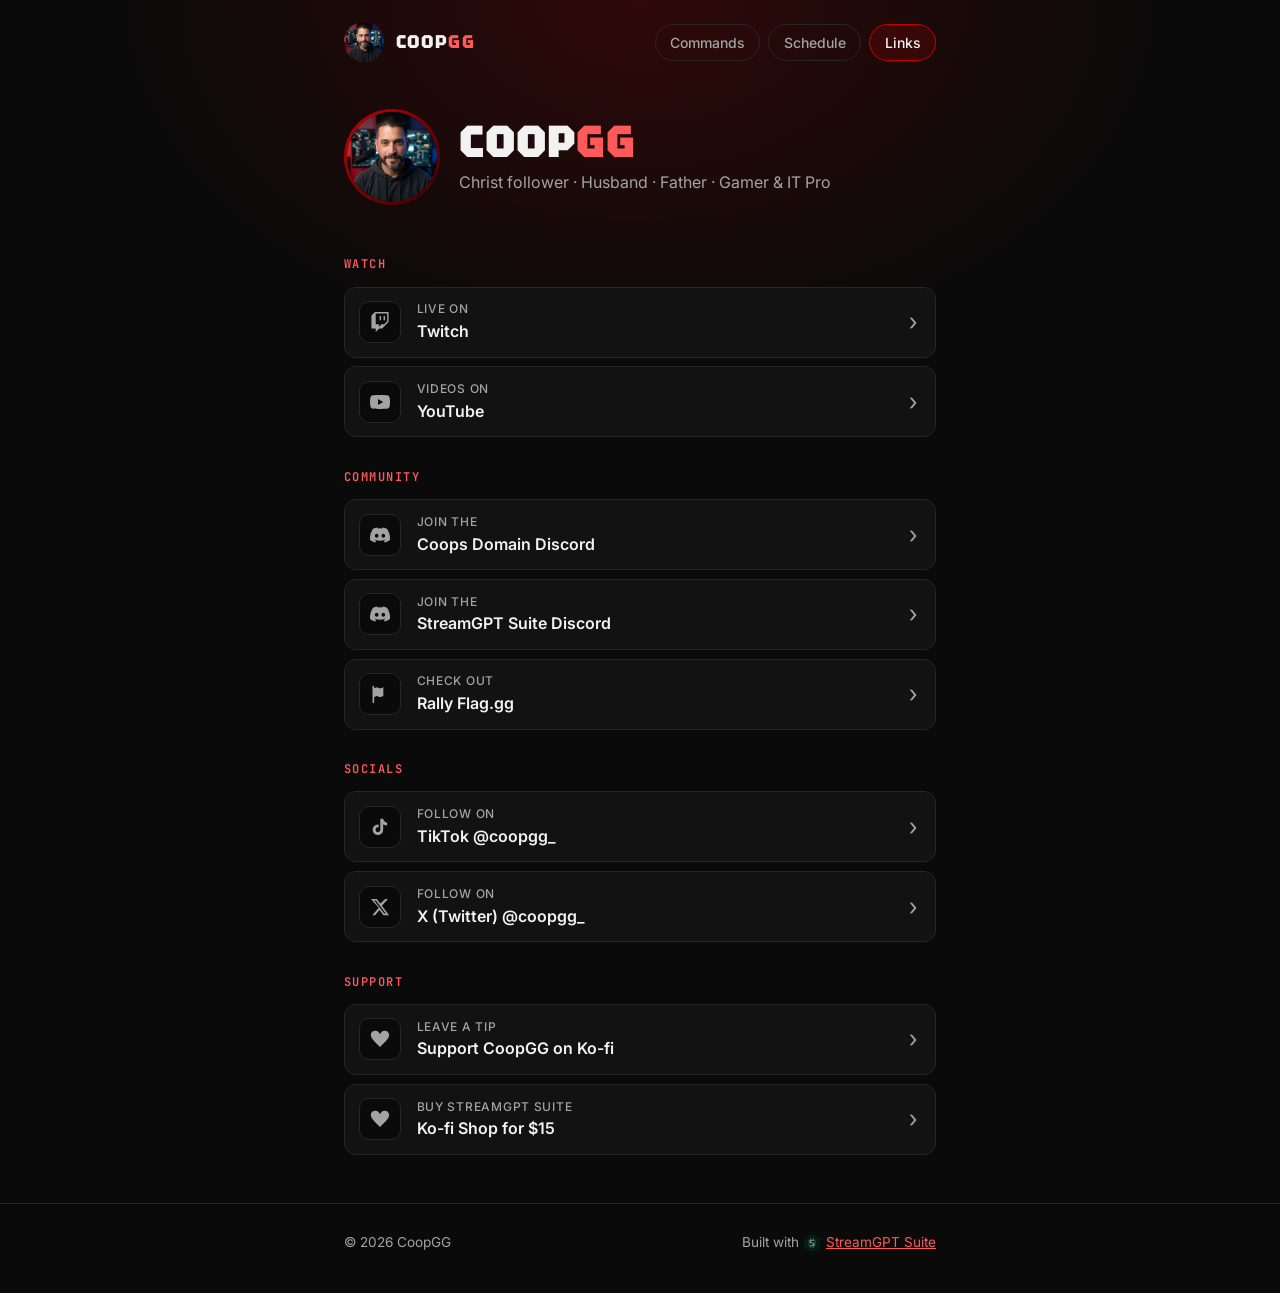
<file: links.html>
<!DOCTYPE html>
<html lang="en">
<head>
<meta charset="UTF-8">
<meta name="viewport" content="width=device-width, initial-scale=1.0">
<meta name="color-scheme" content="dark">
<meta name="description" content="Everywhere to find CoopGG: Twitch, YouTube, Discord, socials and ways to support the stream.">
<title>CoopGG | Links</title>
<link rel="icon" type="image/png" href="assets/avatar.png">
<link rel="preconnect" href="https://fonts.googleapis.com">
<link rel="preconnect" href="https://fonts.gstatic.com" crossorigin>
<link href="https://fonts.googleapis.com/css2?family=Inter:wght@400;500;600&family=JetBrains+Mono:wght@500;600&family=Tektur:wght@700;800;900&display=swap" rel="stylesheet">
<link rel="stylesheet" href="assets/site.css">
<style>
  .profile { display: flex; align-items: center; gap: 1.2rem; padding: 1.5rem 0 1.25rem; }
  .avatar-ring { width: 96px; height: 96px; border-radius: 50%; padding: 3px; flex-shrink: 0; background: linear-gradient(135deg, var(--accent), #3a0000); }
  .avatar-ring img { width: 100%; height: 100%; border-radius: 50%; object-fit: cover; object-position: center top; display: block; background: var(--panel); }
  .profile h1 { font-size: clamp(2rem, 7vw, 2.8rem); }
  .profile h1 b { color: var(--accent-text); font-weight: 900; }
  .tagline { color: var(--text-dim); margin-top: 0.35rem; }

  .group { padding-top: 1.9rem; }
  .group-title { font-family: var(--font-mono); font-size: 0.75rem; font-weight: 600; letter-spacing: 0.12em; text-transform: uppercase; color: var(--accent-text); }
  .links { list-style: none; display: grid; gap: 0.55rem; margin-top: 0.8rem; }
  .link {
    display: flex; align-items: center; gap: 1rem; text-decoration: none; color: var(--text);
    background: var(--panel); border: 1px solid var(--border); border-radius: 12px; padding: 0.8rem 1.1rem 0.8rem 0.85rem;
    transition: border-color 0.15s ease, background 0.15s ease;
  }
  .link:hover { background: var(--panel-hover); border-color: var(--accent); }
  .link-icon { width: 42px; height: 42px; border-radius: 10px; background: var(--bg); border: 1px solid var(--border); display: grid; place-items: center; flex-shrink: 0; }
  .link-icon svg { width: 20px; height: 20px; fill: var(--text-dim); transition: fill 0.15s ease; }
  .link:hover .link-icon svg { fill: var(--accent-text); }
  .link-text { display: flex; flex-direction: column; flex: 1; min-width: 0; }
  .link-label { font-size: 0.75rem; color: var(--text-dim); text-transform: uppercase; letter-spacing: 0.06em; font-weight: 500; }
  .link-title { font-weight: 600; overflow-wrap: anywhere; }
  .link-arrow { color: var(--text-dim); font-size: 1.5rem; line-height: 1; transition: color 0.15s ease, translate 0.15s ease; }
  .link:hover .link-arrow { color: var(--accent-text); translate: 3px 0; }

  @media (max-width: 460px) {
    .profile { gap: 0.9rem; }
    .avatar-ring { width: 78px; height: 78px; }
  }
</style>
</head>
<body>
<svg width="0" height="0" style="position:absolute" aria-hidden="true" focusable="false"><symbol id="i-twitch" viewBox="0 0 24 24"><path d="M11.571 4.714h1.715v5.143H11.57zm4.715 0H18v5.143h-1.714zM6 0L1.714 4.286v15.428h5.143V24l4.286-4.286h3.428L22.286 12V0zm14.571 11.143l-3.428 3.428h-3.429l-3 3v-3H6.857V1.714h13.714z"/></symbol><symbol id="i-youtube" viewBox="0 0 24 24"><path d="M23.495 6.205a3.007 3.007 0 0 0-2.088-2.088c-1.87-.501-9.396-.501-9.396-.501s-7.507-.01-9.396.501A3.007 3.007 0 0 0 .527 6.205a31.247 31.247 0 0 0-.522 5.805 31.247 31.247 0 0 0 .522 5.783 3.007 3.007 0 0 0 2.088 2.088c1.868.502 9.396.502 9.396.502s7.506 0 9.396-.502a3.007 3.007 0 0 0 2.088-2.088 31.247 31.247 0 0 0 .5-5.783 31.247 31.247 0 0 0-.5-5.805zM9.609 15.601V8.408l6.264 3.602z"/></symbol><symbol id="i-discord" viewBox="0 0 24 24"><path d="M20.317 4.37a19.791 19.791 0 0 0-4.885-1.515.074.074 0 0 0-.079.037c-.21.375-.444.864-.608 1.25a18.27 18.27 0 0 0-5.487 0 12.64 12.64 0 0 0-.617-1.25.077.077 0 0 0-.079-.037A19.736 19.736 0 0 0 3.677 4.37a.07.07 0 0 0-.032.027C.533 9.046-.32 13.58.099 18.057c.012.023.026.043.041.053a19.9 19.9 0 0 0 5.993 3.03.078.078 0 0 0 .084-.028c.462-.63.874-1.295 1.226-1.994a.076.076 0 0 0-.041-.106 13.107 13.107 0 0 1-1.872-.892.077.077 0 0 1-.008-.128 10.2 10.2 0 0 0 .372-.292.074.074 0 0 1 .077-.01c3.928 1.793 8.18 1.793 12.062 0a.074.074 0 0 1 .078.01c.12.098.246.198.373.292a.077.077 0 0 1-.006.127 12.299 12.299 0 0 1-1.873.892.077.077 0 0 0-.041.107c.36.698.772 1.362 1.225 1.993a.076.076 0 0 0 .084.028 19.839 19.839 0 0 0 6.002-3.03.077.077 0 0 0 .032-.054c.5-5.177-.838-9.674-3.549-13.66a.061.061 0 0 0-.031-.03zM8.02 15.33c-1.183 0-2.157-1.085-2.157-2.419 0-1.333.956-2.419 2.157-2.419 1.21 0 2.176 1.096 2.157 2.42 0 1.333-.956 2.418-2.157 2.418zm7.975 0c-1.183 0-2.157-1.085-2.157-2.419 0-1.333.955-2.419 2.157-2.419 1.21 0 2.176 1.096 2.157 2.42 0 1.333-.946 2.418-2.157 2.418z"/></symbol><symbol id="i-flag" viewBox="0 0 24 24"><path d="M4 2a1 1 0 0 0-1 1v19a1 1 0 1 0 2 0v-6.5l3.5-1 3.5 1.5 4-1.5V4l-4 1.5-3.5-1.5-3.5 1V3a1 1 0 0 0-1-1z"/></symbol><symbol id="i-tiktok" viewBox="0 0 24 24"><path d="M19.59 6.69a4.83 4.83 0 0 1-3.77-4.25V2h-3.45v13.67a2.89 2.89 0 0 1-2.88 2.5 2.89 2.89 0 0 1-2.89-2.89 2.89 2.89 0 0 1 2.89-2.89c.28 0 .54.04.79.1V9.01a6.33 6.33 0 0 0-.79-.05 6.34 6.34 0 0 0-6.34 6.34 6.34 6.34 0 0 0 6.34 6.34 6.34 6.34 0 0 0 6.33-6.34V8.69a8.18 8.18 0 0 0 4.78 1.52V6.75a4.85 4.85 0 0 1-1.01-.06z"/></symbol><symbol id="i-x" viewBox="0 0 24 24"><path d="M18.244 2.25h3.308l-7.227 8.26 8.502 11.24H16.17l-4.714-6.231-5.401 6.231H2.747l7.73-8.835L1.254 2.25H8.08l4.253 5.622zm-1.161 17.52h1.833L7.084 4.126H5.117z"/></symbol><symbol id="i-heart" viewBox="0 0 24 24"><path d="M12 21.593c-5.63-5.539-11-10.297-11-14.402 0-3.791 3.068-5.191 5.281-5.191 1.312 0 4.151.501 5.719 4.457 1.59-3.968 4.464-4.447 5.726-4.447 2.54 0 5.274 1.621 5.274 5.181 0 4.069-5.136 8.625-11 14.402z"/></symbol></svg>
<a class="skip" href="#main">Skip to links</a>

<div class="wrap wrap-narrow">
  <header class="topbar">
    <a class="brand" href="https://www.twitch.tv/coopgg_">
      <img src="assets/avatar.png" alt="">
      <span class="brand-name">Coop<b>GG</b></span>
    </a>
    <nav class="topnav" aria-label="Site">
      <a href="commands.html">Commands</a>
      <a href="schedule.html">Schedule</a>
      <a href="links.html" aria-current="page">Links</a>
    </nav>
  </header>

  <section class="profile">
    <div class="avatar-ring"><img src="assets/avatar.png" alt="CoopGG"></div>
    <div>
      <h1>Coop<b>GG</b></h1>
      <p class="tagline">Christ follower &middot; Husband &middot; Father &middot; Gamer &amp; IT Pro</p>
    </div>
  </section>

  <main id="main">
<section class="group" aria-labelledby="g0"><h2 class="group-title" id="g0">Watch</h2><ul class="links"><li><a class="link" href="https://twitch.tv/coopgg_" target="_blank" rel="noopener"><span class="link-icon"><svg aria-hidden="true"><use href="#i-twitch"/></svg></span><span class="link-text"><span class="link-label">Live on</span><span class="link-title">Twitch</span></span><span class="link-arrow" aria-hidden="true">&rsaquo;</span></a></li><li><a class="link" href="https://www.youtube.com/@CoopGG" target="_blank" rel="noopener"><span class="link-icon"><svg aria-hidden="true"><use href="#i-youtube"/></svg></span><span class="link-text"><span class="link-label">Videos on</span><span class="link-title">YouTube</span></span><span class="link-arrow" aria-hidden="true">&rsaquo;</span></a></li></ul></section>
<section class="group" aria-labelledby="g1"><h2 class="group-title" id="g1">Community</h2><ul class="links"><li><a class="link" href="https://discord.gg/Z9JAzwX" target="_blank" rel="noopener"><span class="link-icon"><svg aria-hidden="true"><use href="#i-discord"/></svg></span><span class="link-text"><span class="link-label">Join the</span><span class="link-title">Coops Domain Discord</span></span><span class="link-arrow" aria-hidden="true">&rsaquo;</span></a></li><li><a class="link" href="https://discord.gg/GqKNHDdA" target="_blank" rel="noopener"><span class="link-icon"><svg aria-hidden="true"><use href="#i-discord"/></svg></span><span class="link-text"><span class="link-label">Join the</span><span class="link-title">StreamGPT Suite Discord</span></span><span class="link-arrow" aria-hidden="true">&rsaquo;</span></a></li><li><a class="link" href="https://rallyflag.gg" target="_blank" rel="noopener"><span class="link-icon"><svg aria-hidden="true"><use href="#i-flag"/></svg></span><span class="link-text"><span class="link-label">Check out</span><span class="link-title">Rally Flag.gg</span></span><span class="link-arrow" aria-hidden="true">&rsaquo;</span></a></li></ul></section>
<section class="group" aria-labelledby="g2"><h2 class="group-title" id="g2">Socials</h2><ul class="links"><li><a class="link" href="https://tiktok.com/@coopgg_" target="_blank" rel="noopener"><span class="link-icon"><svg aria-hidden="true"><use href="#i-tiktok"/></svg></span><span class="link-text"><span class="link-label">Follow on</span><span class="link-title">TikTok @coopgg_</span></span><span class="link-arrow" aria-hidden="true">&rsaquo;</span></a></li><li><a class="link" href="https://twitter.com/coopgg_" target="_blank" rel="noopener"><span class="link-icon"><svg aria-hidden="true"><use href="#i-x"/></svg></span><span class="link-text"><span class="link-label">Follow on</span><span class="link-title">X (Twitter) @coopgg_</span></span><span class="link-arrow" aria-hidden="true">&rsaquo;</span></a></li></ul></section>
<section class="group" aria-labelledby="g3"><h2 class="group-title" id="g3">Support</h2><ul class="links"><li><a class="link" href="https://ko-fi.com/I3I1YXIBI/shop" target="_blank" rel="noopener"><span class="link-icon"><svg aria-hidden="true"><use href="#i-heart"/></svg></span><span class="link-text"><span class="link-label">Leave a tip</span><span class="link-title">Support CoopGG on Ko-fi</span></span><span class="link-arrow" aria-hidden="true">&rsaquo;</span></a></li><li><a class="link" href="https://ko-fi.com/s/411278a4de" target="_blank" rel="noopener"><span class="link-icon"><svg aria-hidden="true"><use href="#i-heart"/></svg></span><span class="link-text"><span class="link-label">Buy StreamGPT Suite</span><span class="link-title">Ko-fi Shop for $15</span></span><span class="link-arrow" aria-hidden="true">&rsaquo;</span></a></li></ul></section>
  </main>
</div>

<footer>
  <div class="wrap wrap-narrow">
    <span>&copy; 2026 CoopGG</span>
    <span>Built with <a href="https://coopgg.github.io/streamgpt-suite/index.html"><img src="assets/streamgpt-logo.png" alt="">StreamGPT Suite</a></span>
  </div>
</footer>
</body>
</html>
</file>
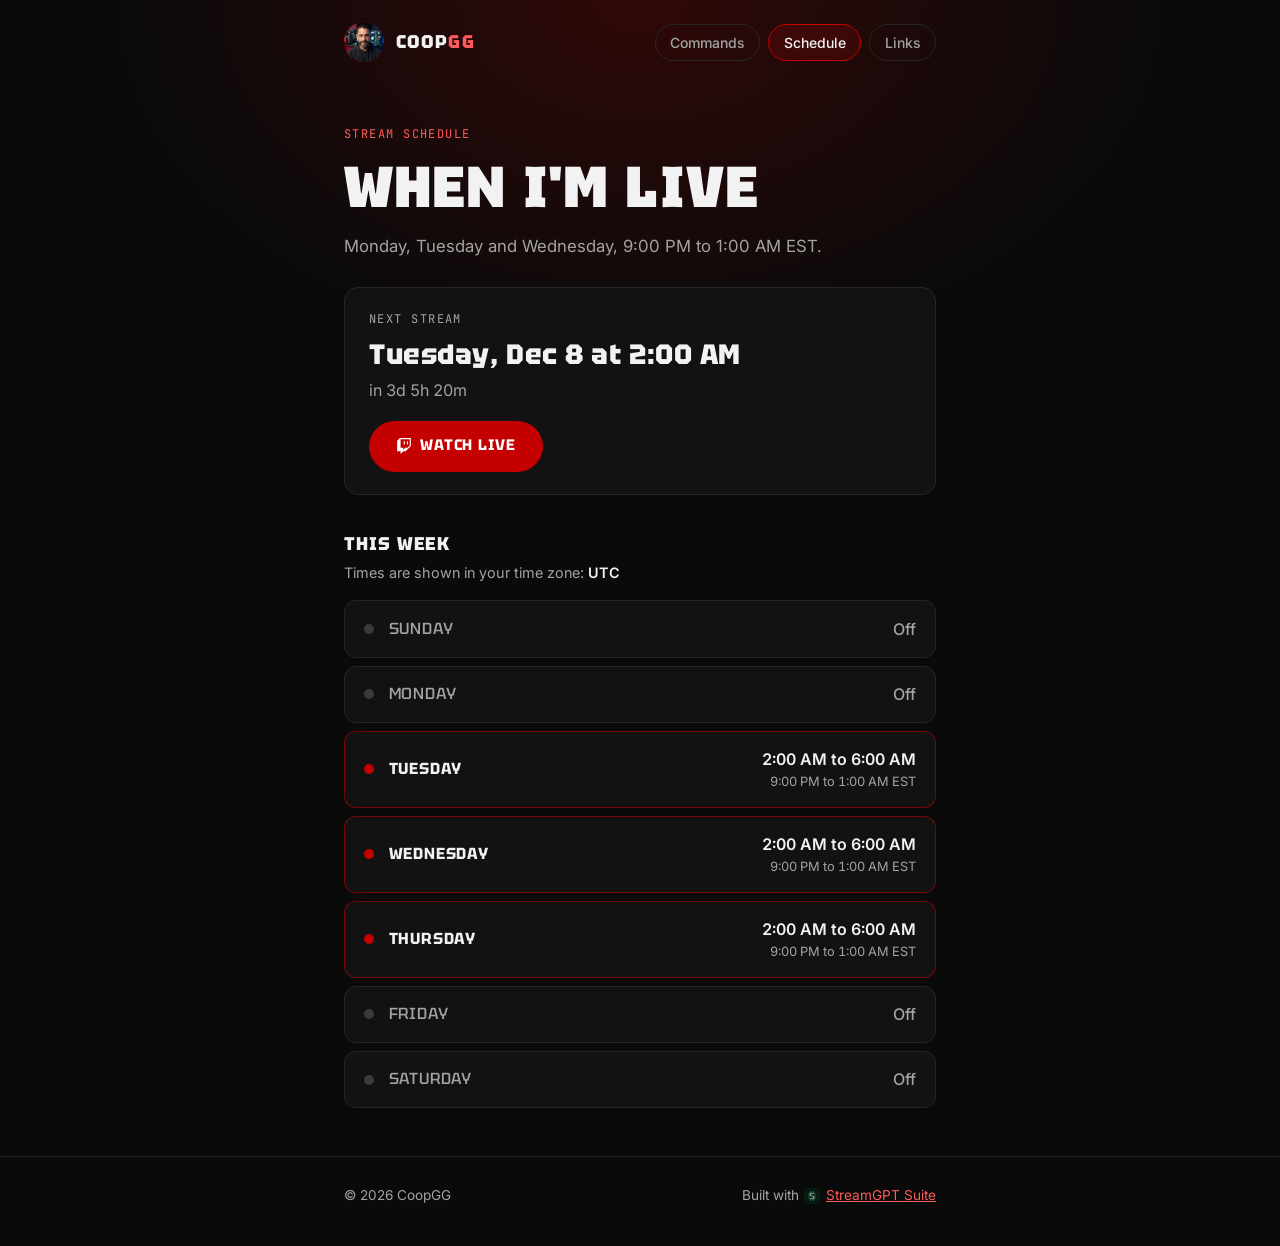
<file: schedule.html>
<!DOCTYPE html>
<html lang="en">
<head>
<meta charset="UTF-8">
<meta name="viewport" content="width=device-width, initial-scale=1.0">
<meta name="color-scheme" content="dark">
<meta name="description" content="When CoopGG streams, in your own time zone, with a countdown to the next stream.">
<title>CoopGG | Stream Schedule</title>
<link rel="icon" type="image/png" href="assets/avatar.png">
<link rel="preconnect" href="https://fonts.googleapis.com">
<link rel="preconnect" href="https://fonts.gstatic.com" crossorigin>
<link href="https://fonts.googleapis.com/css2?family=Inter:wght@400;500;600&family=JetBrains+Mono:wght@500;600&family=Tektur:wght@700;800;900&display=swap" rel="stylesheet">
<link rel="stylesheet" href="assets/site.css">
<style>
  /* ---------- next stream ---------- */
  .next {
    background: var(--panel); border: 1px solid var(--border); border-radius: 14px;
    padding: 1.4rem 1.5rem; display: flex; flex-wrap: wrap; align-items: center; justify-content: space-between; gap: 1.1rem 1.5rem;
  }
  .next.is-live { border-color: var(--accent); background: linear-gradient(0deg, var(--accent-soft), var(--accent-soft)), var(--panel); }
  .next-label { font-family: var(--font-mono); font-size: 0.75rem; letter-spacing: 0.12em; text-transform: uppercase; color: var(--text-dim); }
  .next.is-live .next-label { color: var(--accent-text); }
  .next-time { font-family: var(--font-display); font-weight: 800; font-size: clamp(1.3rem, 4vw, 1.75rem); letter-spacing: 0.02em; margin-top: 0.25rem; text-wrap: balance; }
  .next-count { color: var(--text-dim); margin-top: 0.15rem; font-variant-numeric: tabular-nums; }

  /* ---------- week ---------- */
  .week-title { font-family: var(--font-display); font-weight: 800; font-size: 1.15rem; text-transform: uppercase; letter-spacing: 0.05em; margin: 2.2rem 0 0.2rem; }
  .tz-note { color: var(--text-dim); font-size: 0.9rem; }
  .tz-note b { color: var(--text); font-weight: 600; }
  .week { list-style: none; display: grid; gap: 0.5rem; margin-top: 1rem; }
  .day {
    display: flex; align-items: center; justify-content: space-between; gap: 1rem;
    background: var(--panel); border: 1px solid var(--border); border-radius: 12px; padding: 0.95rem 1.2rem;
  }
  .day-main { display: flex; align-items: center; gap: 0.9rem; min-width: 0; }
  .dot { width: 10px; height: 10px; border-radius: 50%; background: var(--border-strong); flex-shrink: 0; }
  .day-name { font-family: var(--font-display); font-weight: 700; letter-spacing: 0.05em; text-transform: uppercase; }
  .day-when { text-align: right; }
  .day-time { font-weight: 600; font-variant-numeric: tabular-nums; }
  .day-et { color: var(--text-dim); font-size: 0.8rem; font-variant-numeric: tabular-nums; }
  .day.on { border-color: rgba(197, 0, 0, 0.55); }
  .day.on .dot { background: var(--accent); }
  .day.live { border-color: var(--accent); background: linear-gradient(0deg, var(--accent-soft), var(--accent-soft)), var(--panel); }
  .day.live .dot { box-shadow: 0 0 0 4px rgba(197, 0, 0, 0.3); animation: pulse 1.6s ease-in-out infinite; }
  .day.off .day-name, .day.off .day-time { color: var(--text-dim); font-weight: 500; }
  .badge { margin-left: 0.6rem; vertical-align: middle; }
  @keyframes pulse { 50% { box-shadow: 0 0 0 7px rgba(197, 0, 0, 0); } }

  @media (max-width: 460px) {
    .day { padding: 0.85rem 1rem; }
    .day-main { gap: 0.7rem; }
  }
</style>
</head>
<body>
<a class="skip" href="#main">Skip to schedule</a>

<div class="wrap wrap-narrow">
  <header class="topbar">
    <a class="brand" href="https://www.twitch.tv/coopgg_">
      <img src="assets/avatar.png" alt="">
      <span class="brand-name">Coop<b>GG</b></span>
    </a>
    <nav class="topnav" aria-label="Site">
      <a href="commands.html">Commands</a>
      <a href="schedule.html" aria-current="page">Schedule</a>
      <a href="links.html">Links</a>
    </nav>
  </header>

  <section class="hero">
    <p class="eyebrow">Stream schedule</p>
    <h1>When I'm live</h1>
    <p class="lede" id="lede">Monday, Tuesday and Wednesday, 9:00 PM to 1:00 AM Eastern.</p>
  </section>

  <main id="main">
    <div class="next" id="next">
      <div>
        <p class="next-label" id="next-label">Next stream</p>
        <p class="next-time" id="next-time">Calculating</p>
        <p class="next-count" id="next-count"></p>
      </div>
      <a class="btn" href="https://www.twitch.tv/coopgg_" target="_blank" rel="noopener">
        <svg viewBox="0 0 24 24" aria-hidden="true"><path d="M11.571 4.714h1.715v5.143H11.57zm4.715 0H18v5.143h-1.714zM6 0L1.714 4.286v15.428h5.143V24l4.286-4.286h3.428L22.286 12V0zm14.571 11.143l-3.428 3.428h-3.429l-3 3v-3H6.857V1.714h13.714z"/></svg>
        Watch live
      </a>
    </div>

    <h2 class="week-title">This week</h2>
    <p class="tz-note">Times are shown in your time zone: <b id="tz-name">detecting</b></p>
    <ul class="week" id="week"></ul>
  </main>
</div>

<footer>
  <div class="wrap wrap-narrow">
    <span>&copy; 2026 CoopGG</span>
    <span>Built with <a href="https://coopgg.github.io/streamgpt-suite/index.html"><img src="assets/streamgpt-logo.png" alt="">StreamGPT Suite</a></span>
  </div>
</footer>

<script>
  // The whole schedule lives here. Change these three lines and the page, the countdown and the live badge all follow.
  var STREAM_DAYS = [1, 2, 3];     // 0 = Sunday ... 6 = Saturday, counted in Eastern time (the day a stream starts)
  var START_HOUR_ET = 21;          // 9 PM Eastern
  var STREAM_HOURS = 4;            // ends 1 AM Eastern the next morning
  var ET = 'America/New_York';
  var DAYS = ['Sunday', 'Monday', 'Tuesday', 'Wednesday', 'Thursday', 'Friday', 'Saturday'];

  // Minutes that Eastern time is away from UTC at a given moment (-300 in winter, -240 in summer).
  function etOffsetMin(date) {
    var p = {};
    new Intl.DateTimeFormat('en-US', { timeZone: ET, hourCycle: 'h23', year: 'numeric', month: 'numeric', day: 'numeric', hour: 'numeric', minute: 'numeric' })
      .formatToParts(date).forEach(function (x) { p[x.type] = x.value; });
    var wallAsUtc = Date.UTC(+p.year, +p.month - 1, +p.day, +p.hour, +p.minute);
    return Math.round((wallAsUtc - Math.floor(date.getTime() / 60000) * 60000) / 60000);
  }

  // The Eastern calendar date for a moment, as a UTC-midnight Date so day arithmetic is safe.
  function etDate(date) {
    var p = {};
    new Intl.DateTimeFormat('en-US', { timeZone: ET, year: 'numeric', month: 'numeric', day: 'numeric' })
      .formatToParts(date).forEach(function (x) { p[x.type] = x.value; });
    return new Date(Date.UTC(+p.year, +p.month - 1, +p.day));
  }

  // Every stream that starts from yesterday to a week from now, earliest first: { start, end }.
  function occurrences(now) {
    var base = etDate(now), list = [];
    for (var i = -1; i <= 8; i++) {
      var d = new Date(base.getTime() + i * 86400000);
      if (STREAM_DAYS.indexOf(d.getUTCDay()) === -1) continue;
      var noon = new Date(Date.UTC(d.getUTCFullYear(), d.getUTCMonth(), d.getUTCDate(), 12));
      var start = new Date(Date.UTC(d.getUTCFullYear(), d.getUTCMonth(), d.getUTCDate(), START_HOUR_ET) - etOffsetMin(noon) * 60000);
      list.push({ start: start, end: new Date(start.getTime() + STREAM_HOURS * 3600000), etDay: d.getUTCDay() });
    }
    return list;
  }

  // What the page needs to know at a given moment.
  function scheduleState(now) {
    var occ = occurrences(now);
    var current = occ.filter(function (o) { return o.start <= now && now < o.end; })[0] || null;
    var next = occ.filter(function (o) { return o.start > now; })[0] || null;
    // one row per stream day: the one happening now, or the next one coming up
    var rows = {};
    STREAM_DAYS.forEach(function (etDay) {
      var mine = occ.filter(function (o) { return o.etDay === etDay && o.end > now; })[0];
      if (mine) rows[mine.start.getDay()] = mine;      // keyed by the viewer's own weekday
    });
    return { live: current, next: next, rows: rows };
  }

  function timeText(date) { return date.toLocaleTimeString([], { hour: 'numeric', minute: '2-digit' }); }
  function etText(date) { return date.toLocaleTimeString('en-US', { timeZone: ET, hour: 'numeric', minute: '2-digit' }); }
  function etAbbr(date) {
    var part = new Intl.DateTimeFormat('en-US', { timeZone: ET, timeZoneName: 'short' }).formatToParts(date).filter(function (x) { return x.type === 'timeZoneName'; })[0];
    return part ? part.value : 'ET';
  }
  function countdown(ms) {
    var mins = Math.max(0, Math.floor(ms / 60000)), d = Math.floor(mins / 1440), h = Math.floor((mins % 1440) / 60), m = mins % 60;
    if (d > 0) return 'in ' + d + 'd ' + h + 'h ' + m + 'm';
    if (h > 0) return 'in ' + h + 'h ' + m + 'm';
    return 'in ' + m + 'm';
  }
  function joinDays(names) { return names.length < 2 ? names.join('') : names.slice(0, -1).join(', ') + ' and ' + names[names.length - 1]; }

  function render() {
    var now = new Date(), st = scheduleState(now);
    var first = st.next || st.live;

    document.getElementById('tz-name').textContent = Intl.DateTimeFormat().resolvedOptions().timeZone.replace(/_/g, ' ');
    var sample = first ? first.start : now;
    document.getElementById('lede').textContent = joinDays(STREAM_DAYS.map(function (d) { return DAYS[d]; })) + ', '
      + etText(sample) + ' to ' + etText(new Date(sample.getTime() + STREAM_HOURS * 3600000)) + ' ' + etAbbr(sample) + '.';

    var box = document.getElementById('next');
    box.classList.toggle('is-live', !!st.live);
    if (st.live) {
      document.getElementById('next-label').textContent = 'Live now';
      document.getElementById('next-time').textContent = 'Come hang out';
      document.getElementById('next-count').textContent = 'Started at ' + timeText(st.live.start);
    } else if (st.next) {
      document.getElementById('next-label').textContent = 'Next stream';
      document.getElementById('next-time').textContent = DAYS[st.next.start.getDay()] + ', '
        + st.next.start.toLocaleDateString([], { month: 'short', day: 'numeric' }) + ' at ' + timeText(st.next.start);
      document.getElementById('next-count').textContent = countdown(st.next.start - now);
    }

    var sameZone = etOffsetMin(now) === -now.getTimezoneOffset();   // viewers already on Eastern time don't need the second line
    var week = document.getElementById('week');
    week.innerHTML = '';
    DAYS.forEach(function (name, idx) {
      var occ = st.rows[idx], li = document.createElement('li');
      var isLive = !!(occ && st.live && occ.start.getTime() === st.live.start.getTime());
      li.className = 'day ' + (occ ? 'on' : 'off') + (isLive ? ' live' : '');
      var badge = isLive ? '<span class="tag tag-streamer badge">Live</span>' : '';
      var when = occ
        ? '<div class="day-time">' + timeText(occ.start) + ' to ' + timeText(occ.end) + '</div>'
          + (sameZone ? '' : '<div class="day-et">' + etText(occ.start) + ' to ' + etText(occ.end) + ' ' + etAbbr(occ.start) + '</div>')
        : '<div class="day-time">Off</div>';
      li.innerHTML = '<div class="day-main"><span class="dot" aria-hidden="true"></span><span class="day-name">' + name + badge + '</span></div>'
        + '<div class="day-when">' + when + '</div>';
      week.appendChild(li);
    });
  }

  render();
  setInterval(render, 60000);   // refresh every minute
</script>
</body>
</html>
</file>
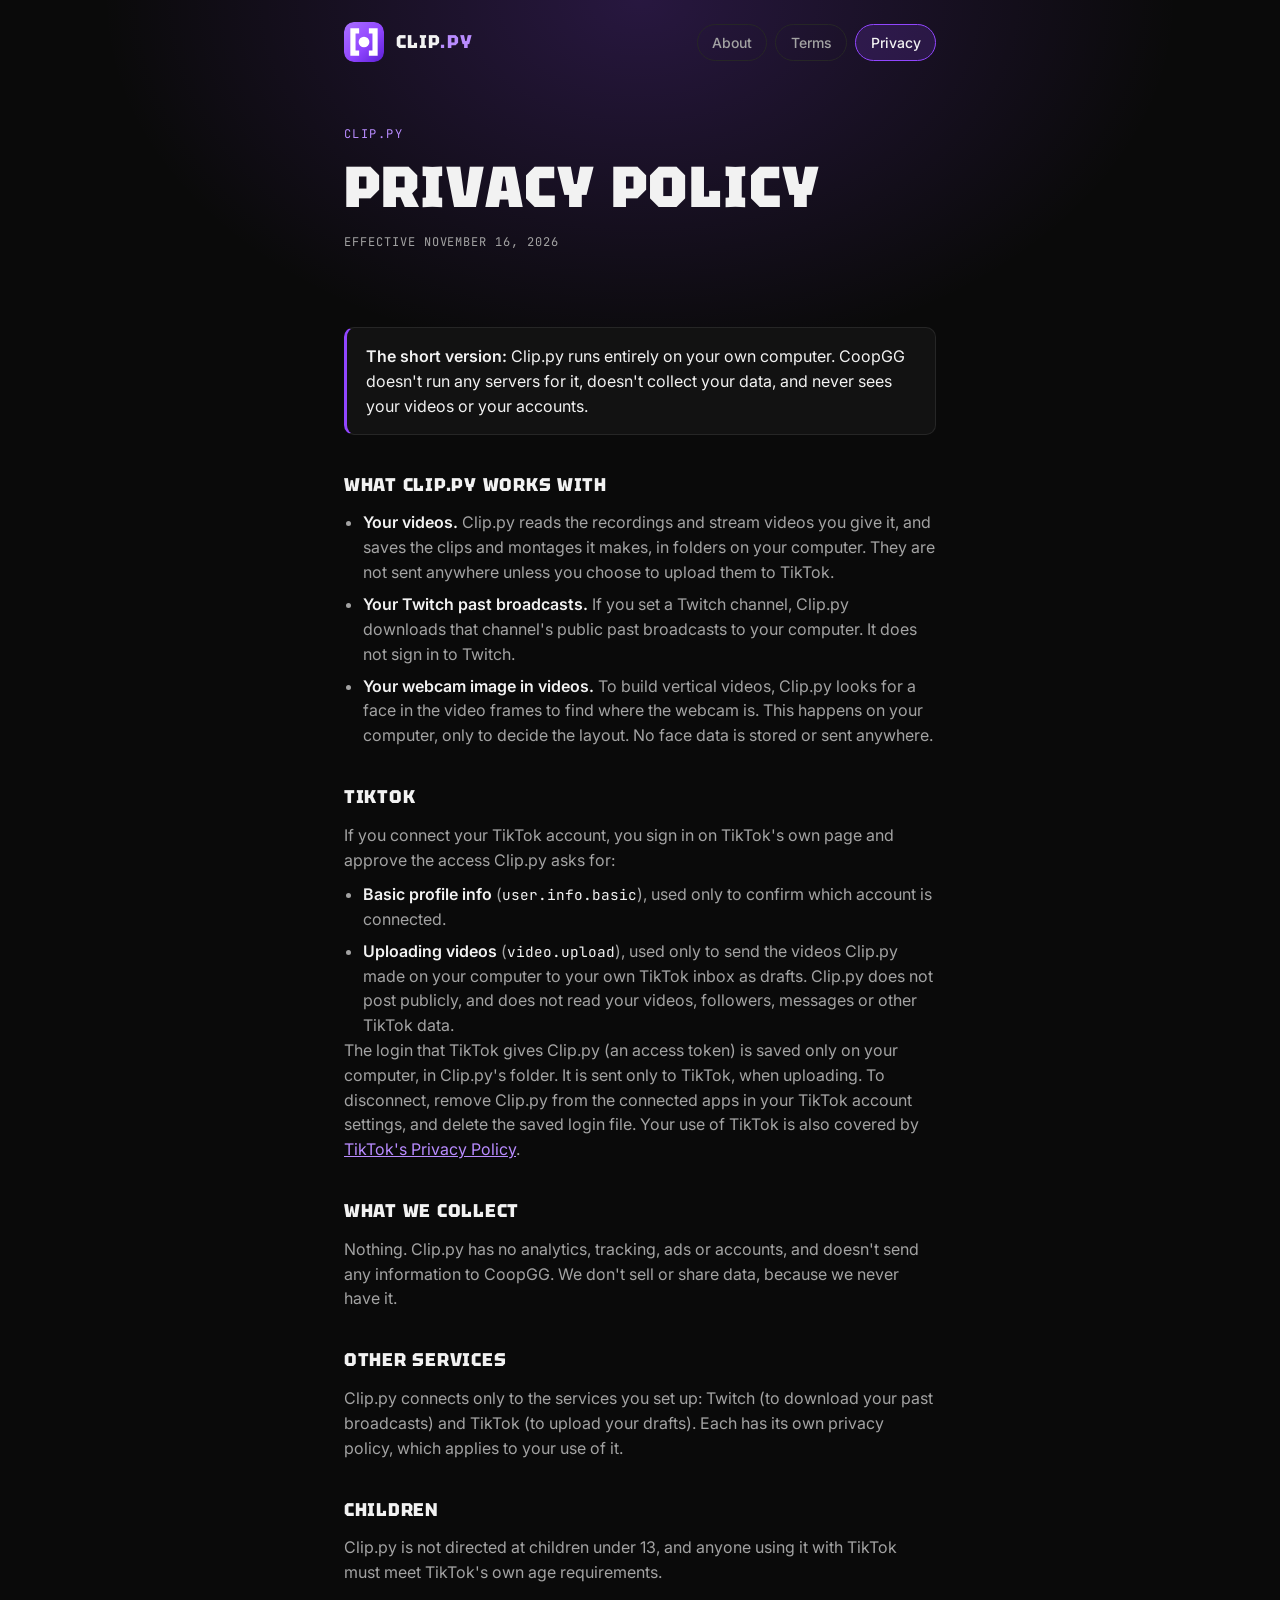
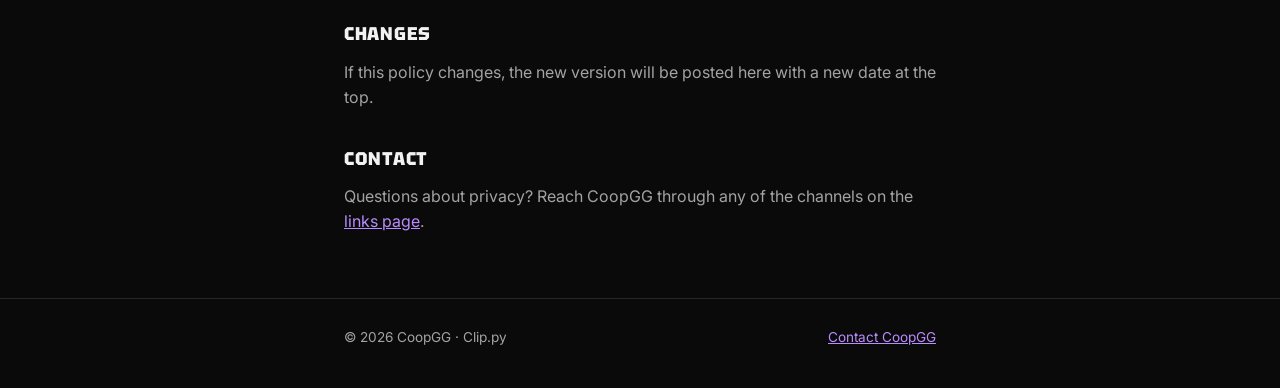
<file: clip-py/privacy.html>
<!DOCTYPE html>
<html lang="en">
<head>
<meta charset="UTF-8">
<meta name="viewport" content="width=device-width, initial-scale=1.0">
<meta name="color-scheme" content="dark">
<meta name="description" content="How Clip.py handles your data: it runs on your computer and collects nothing.">
<title>Clip.py | Privacy Policy</title>
<link rel="icon" type="image/svg+xml" href="icon/favicon.svg">
<link rel="icon" type="image/png" sizes="32x32" href="icon/favicon-32.png">
<link rel="apple-touch-icon" href="icon/apple-touch-icon.png">
<link rel="preconnect" href="https://fonts.googleapis.com">
<link rel="preconnect" href="https://fonts.gstatic.com" crossorigin>
<link href="https://fonts.googleapis.com/css2?family=Inter:wght@400;500;600&family=JetBrains+Mono:wght@500;600&family=Tektur:wght@700;800;900&display=swap" rel="stylesheet">
<link rel="stylesheet" href="../assets/site.css">
<link rel="stylesheet" href="legal.css">
</head>
<body>
<a class="skip" href="#main">Skip to content</a>
<div class="wrap wrap-narrow">
  <header class="topbar">
    <a class="brand" href="index.html">
      <img src="icon/favicon.svg" alt="" style="border-radius:10px;background:none">
      <span class="brand-name">Clip<b>.py</b></span>
    </a>
    <nav class="topnav" aria-label="Clip.py">
      <a href="index.html">About</a>
      <a href="terms.html">Terms</a>
      <a href="privacy.html" aria-current="page">Privacy</a>
    </nav>
  </header>
  <main id="main">

    <section class="hero">
      <p class="eyebrow">Clip.py</p>
      <h1>Privacy Policy</h1>
      <p class="meta">Effective November 16, 2026</p>
    </section>
    <article class="doc">
      <div class="callout"><p><strong>The short version:</strong> Clip.py runs entirely on your own computer. CoopGG doesn't run any servers for it, doesn't collect your data, and never sees your videos or your accounts.</p></div>

      <h2>What Clip.py works with</h2>
      <ul>
        <li><strong>Your videos.</strong> Clip.py reads the recordings and stream videos you give it, and saves the clips and montages it makes, in folders on your computer. They are not sent anywhere unless you choose to upload them to TikTok.</li>
        <li><strong>Your Twitch past broadcasts.</strong> If you set a Twitch channel, Clip.py downloads that channel's public past broadcasts to your computer. It does not sign in to Twitch.</li>
        <li><strong>Your webcam image in videos.</strong> To build vertical videos, Clip.py looks for a face in the video frames to find where the webcam is. This happens on your computer, only to decide the layout. No face data is stored or sent anywhere.</li>
      </ul>

      <h2>TikTok</h2>
      <p>If you connect your TikTok account, you sign in on TikTok's own page and approve the access Clip.py asks for:</p>
      <ul>
        <li><strong>Basic profile info</strong> (<code>user.info.basic</code>), used only to confirm which account is connected.</li>
        <li><strong>Uploading videos</strong> (<code>video.upload</code>), used only to send the videos Clip.py made on your computer to your own TikTok inbox as drafts. Clip.py does not post publicly, and does not read your videos, followers, messages or other TikTok data.</li>
      </ul>
      <p>The login that TikTok gives Clip.py (an access token) is saved only on your computer, in Clip.py's folder. It is sent only to TikTok, when uploading. To disconnect, remove Clip.py from the connected apps in your TikTok account settings, and delete the saved login file. Your use of TikTok is also covered by <a href="https://www.tiktok.com/legal/page/us/privacy-policy/en">TikTok's Privacy Policy</a>.</p>

      <h2>What we collect</h2>
      <p>Nothing. Clip.py has no analytics, tracking, ads or accounts, and doesn't send any information to CoopGG. We don't sell or share data, because we never have it.</p>

      <h2>Other services</h2>
      <p>Clip.py connects only to the services you set up: Twitch (to download your past broadcasts) and TikTok (to upload your drafts). Each has its own privacy policy, which applies to your use of it.</p>

      <h2>Children</h2>
      <p>Clip.py is not directed at children under 13, and anyone using it with TikTok must meet TikTok's own age requirements.</p>

      <h2>Changes</h2>
      <p>If this policy changes, the new version will be posted here with a new date at the top.</p>

      <h2>Contact</h2>
      <p>Questions about privacy? Reach CoopGG through any of the channels on the <a href="../links.html">links page</a>.</p>
    </article>
  </main>
</div>
<footer>
  <div class="wrap wrap-narrow">
    <span>&copy; 2026 CoopGG &middot; Clip.py</span>
    <span><a href="../links.html">Contact CoopGG</a></span>
  </div>
</footer>
</body>
</html>
</file>
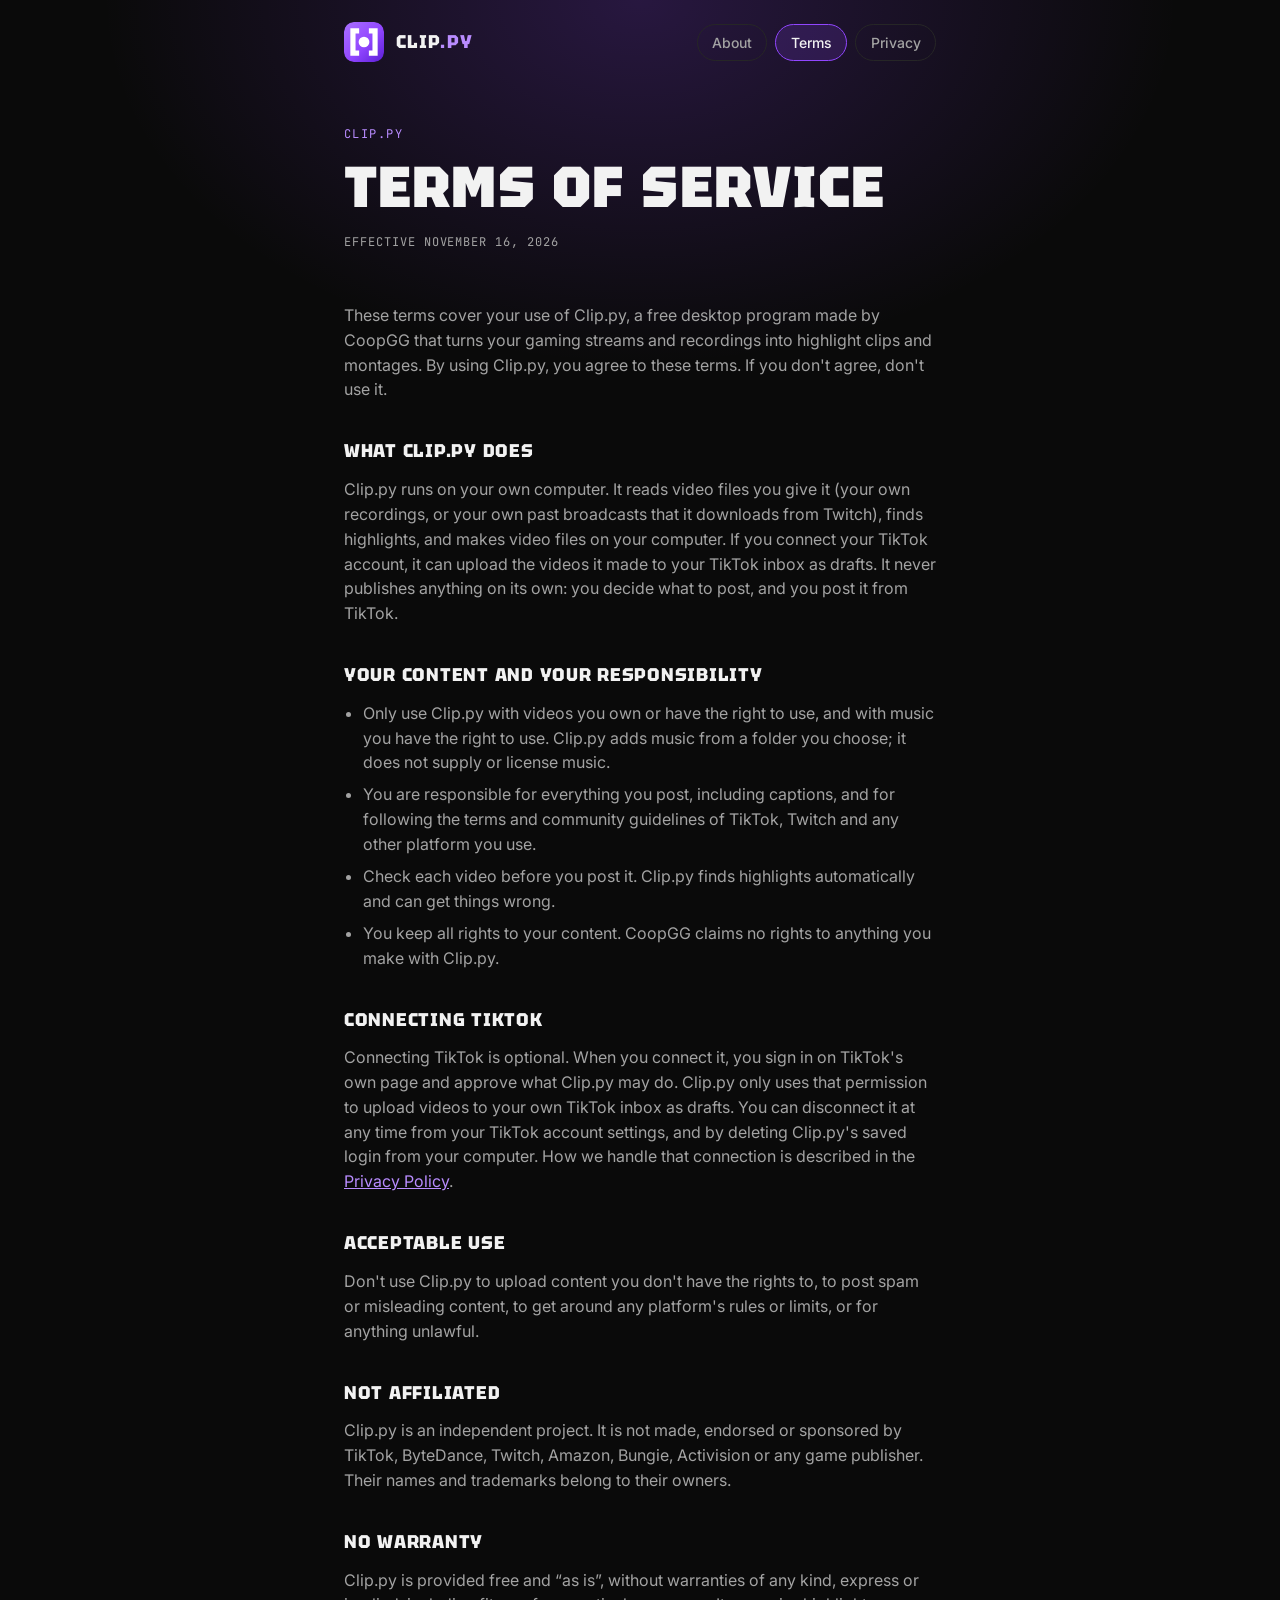
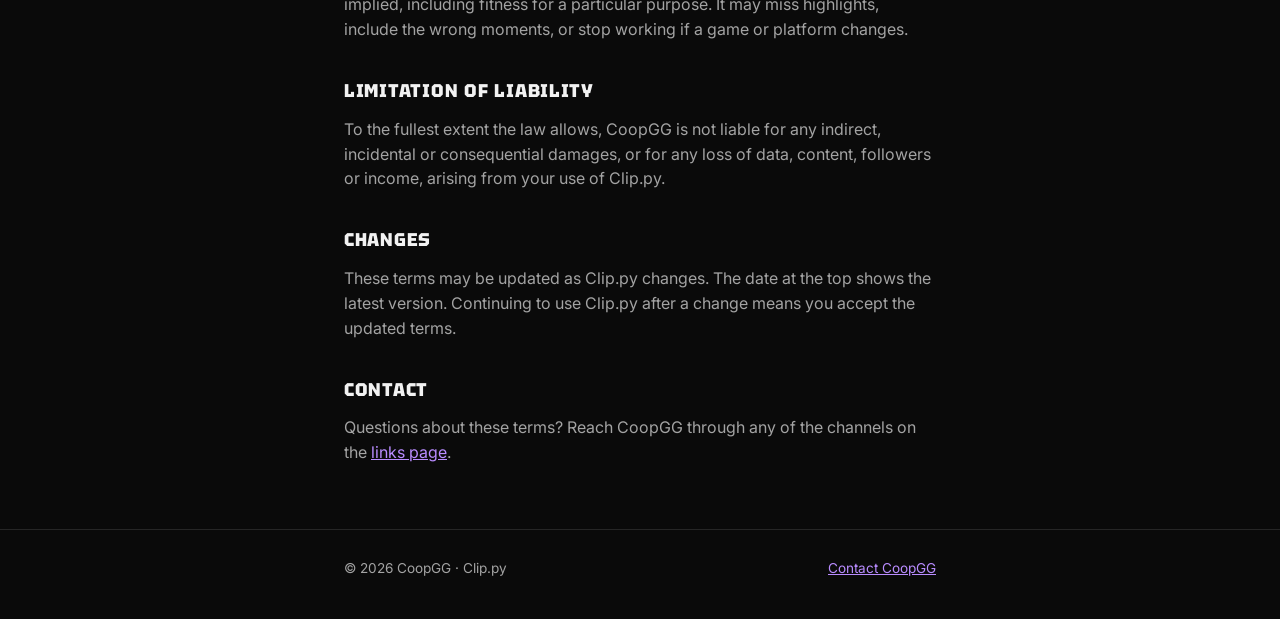
<file: clip-py/terms.html>
<!DOCTYPE html>
<html lang="en">
<head>
<meta charset="UTF-8">
<meta name="viewport" content="width=device-width, initial-scale=1.0">
<meta name="color-scheme" content="dark">
<meta name="description" content="The terms for using Clip.py, the desktop highlight tool.">
<title>Clip.py | Terms of Service</title>
<link rel="icon" type="image/svg+xml" href="icon/favicon.svg">
<link rel="icon" type="image/png" sizes="32x32" href="icon/favicon-32.png">
<link rel="apple-touch-icon" href="icon/apple-touch-icon.png">
<link rel="preconnect" href="https://fonts.googleapis.com">
<link rel="preconnect" href="https://fonts.gstatic.com" crossorigin>
<link href="https://fonts.googleapis.com/css2?family=Inter:wght@400;500;600&family=JetBrains+Mono:wght@500;600&family=Tektur:wght@700;800;900&display=swap" rel="stylesheet">
<link rel="stylesheet" href="../assets/site.css">
<link rel="stylesheet" href="legal.css">
</head>
<body>
<a class="skip" href="#main">Skip to content</a>
<div class="wrap wrap-narrow">
  <header class="topbar">
    <a class="brand" href="index.html">
      <img src="icon/favicon.svg" alt="" style="border-radius:10px;background:none">
      <span class="brand-name">Clip<b>.py</b></span>
    </a>
    <nav class="topnav" aria-label="Clip.py">
      <a href="index.html">About</a>
      <a href="terms.html" aria-current="page">Terms</a>
      <a href="privacy.html">Privacy</a>
    </nav>
  </header>
  <main id="main">

    <section class="hero">
      <p class="eyebrow">Clip.py</p>
      <h1>Terms of Service</h1>
      <p class="meta">Effective November 16, 2026</p>
    </section>
    <article class="doc">
      <p>These terms cover your use of Clip.py, a free desktop program made by CoopGG that turns your gaming streams and recordings into highlight clips and montages. By using Clip.py, you agree to these terms. If you don't agree, don't use it.</p>

      <h2>What Clip.py does</h2>
      <p>Clip.py runs on your own computer. It reads video files you give it (your own recordings, or your own past broadcasts that it downloads from Twitch), finds highlights, and makes video files on your computer. If you connect your TikTok account, it can upload the videos it made to your TikTok inbox as drafts. It never publishes anything on its own: you decide what to post, and you post it from TikTok.</p>

      <h2>Your content and your responsibility</h2>
      <ul>
        <li>Only use Clip.py with videos you own or have the right to use, and with music you have the right to use. Clip.py adds music from a folder you choose; it does not supply or license music.</li>
        <li>You are responsible for everything you post, including captions, and for following the terms and community guidelines of TikTok, Twitch and any other platform you use.</li>
        <li>Check each video before you post it. Clip.py finds highlights automatically and can get things wrong.</li>
        <li>You keep all rights to your content. CoopGG claims no rights to anything you make with Clip.py.</li>
      </ul>

      <h2>Connecting TikTok</h2>
      <p>Connecting TikTok is optional. When you connect it, you sign in on TikTok's own page and approve what Clip.py may do. Clip.py only uses that permission to upload videos to your own TikTok inbox as drafts. You can disconnect it at any time from your TikTok account settings, and by deleting Clip.py's saved login from your computer. How we handle that connection is described in the <a href="privacy.html">Privacy Policy</a>.</p>

      <h2>Acceptable use</h2>
      <p>Don't use Clip.py to upload content you don't have the rights to, to post spam or misleading content, to get around any platform's rules or limits, or for anything unlawful.</p>

      <h2>Not affiliated</h2>
      <p>Clip.py is an independent project. It is not made, endorsed or sponsored by TikTok, ByteDance, Twitch, Amazon, Bungie, Activision or any game publisher. Their names and trademarks belong to their owners.</p>

      <h2>No warranty</h2>
      <p>Clip.py is provided free and &ldquo;as is&rdquo;, without warranties of any kind, express or implied, including fitness for a particular purpose. It may miss highlights, include the wrong moments, or stop working if a game or platform changes.</p>

      <h2>Limitation of liability</h2>
      <p>To the fullest extent the law allows, CoopGG is not liable for any indirect, incidental or consequential damages, or for any loss of data, content, followers or income, arising from your use of Clip.py.</p>

      <h2>Changes</h2>
      <p>These terms may be updated as Clip.py changes. The date at the top shows the latest version. Continuing to use Clip.py after a change means you accept the updated terms.</p>

      <h2>Contact</h2>
      <p>Questions about these terms? Reach CoopGG through any of the channels on the <a href="../links.html">links page</a>.</p>
    </article>
  </main>
</div>
<footer>
  <div class="wrap wrap-narrow">
    <span>&copy; 2026 CoopGG &middot; Clip.py</span>
    <span><a href="../links.html">Contact CoopGG</a></span>
  </div>
</footer>
</body>
</html>
</file>
<file: assets/site.css>
/* ============================================================
   CoopGG site: shared tokens and base styles.
   commands.html, schedule.html and links.html all include this file,
   plus their own page-specific CSS. Dark only, on purpose: the whole
   site is a red-on-black brand, so every color is painted explicitly.
   ============================================================ */

:root {
  color-scheme: dark;
  --bg: #0a0a0a;
  --panel: #121212;
  --panel-hover: #171717;
  --border: #262626;
  --border-strong: #3a3a3a;
  --text: #f2f2f2;
  --text-dim: #a3a3a3;
  --accent: #c50000;            /* fills and borders */
  --accent-text: #ff5a5a;       /* red used for text: 6:1 on the page background */
  --accent-soft: rgba(197, 0, 0, 0.16);
  --mod: #ffc46b;
  --mod-soft: rgba(255, 196, 107, 0.12);
  --font-display: 'Tektur', sans-serif;
  --font-body: 'Inter', -apple-system, BlinkMacSystemFont, 'Segoe UI', sans-serif;
  --font-mono: 'JetBrains Mono', ui-monospace, 'Cascadia Mono', Consolas, monospace;
}

* { box-sizing: border-box; margin: 0; padding: 0; }
html { scroll-behavior: smooth; scroll-padding-top: 1rem; }
body {
  font-family: var(--font-body);
  background: var(--bg);
  color: var(--text);
  min-height: 100vh;
  line-height: 1.55;
  -webkit-font-smoothing: antialiased;
}
body::before {
  content: '';
  position: absolute; inset: 0 0 auto 0; height: 520px;
  background: radial-gradient(ellipse 60% 100% at 50% 0%, rgba(197, 0, 0, 0.2), transparent 70%);
  pointer-events: none; z-index: 0;
}
a { color: var(--accent-text); }
:focus-visible { outline: 2px solid var(--accent-text); outline-offset: 3px; border-radius: 4px; }

.skip { position: absolute; left: -999px; top: 0.5rem; background: var(--accent); color: #fff; padding: 0.5rem 0.9rem; border-radius: 6px; z-index: 10; }
.skip:focus { left: 0.5rem; }
.visually-hidden { position: absolute; width: 1px; height: 1px; overflow: hidden; clip: rect(0 0 0 0); white-space: nowrap; }

.wrap { position: relative; z-index: 1; max-width: 1040px; margin: 0 auto; padding: 0 1.5rem; }
.wrap-narrow { max-width: 640px; }

/* ---------- top bar ---------- */
.topbar { display: flex; align-items: center; justify-content: space-between; gap: 1rem; padding: 1.4rem 0; flex-wrap: wrap; }
.brand { display: flex; align-items: center; gap: 0.75rem; text-decoration: none; color: var(--text); }
.brand img { width: 40px; height: 40px; border-radius: 50%; object-fit: cover; object-position: center top; background: var(--accent); }
.brand-name { font-family: var(--font-display); font-weight: 800; font-size: 1.15rem; letter-spacing: 0.06em; text-transform: uppercase; }
.brand-name b { color: var(--accent-text); font-weight: 800; }
.topnav { display: flex; gap: 0.5rem; }
.topnav a {
  color: var(--text-dim); text-decoration: none; font-size: 0.875rem; font-weight: 500;
  padding: 0.4rem 0.9rem; border: 1px solid var(--border); border-radius: 999px;
  transition: color 0.15s ease, border-color 0.15s ease;
}
.topnav a:hover { color: var(--text); border-color: var(--border-strong); }
.topnav a[aria-current="page"] { color: var(--text); border-color: var(--accent); background: var(--accent-soft); }

/* ---------- hero ---------- */
.hero { padding: 2.5rem 0 1.75rem; }
.eyebrow { font-family: var(--font-mono); font-size: 0.75rem; letter-spacing: 0.12em; text-transform: uppercase; color: var(--accent-text); margin-bottom: 0.9rem; }
h1 { font-family: var(--font-display); font-weight: 900; font-size: clamp(2.2rem, 6vw, 3.6rem); line-height: 1.02; text-transform: uppercase; letter-spacing: 0.02em; text-wrap: balance; }
.lede { color: var(--text-dim); max-width: 60ch; margin-top: 1rem; font-size: 1.05rem; }
.lede code { font-family: var(--font-mono); color: var(--text); font-size: 0.95em; }

/* ---------- tags ---------- */
.tag { font-size: 0.68rem; font-weight: 600; letter-spacing: 0.06em; text-transform: uppercase; padding: 0.15rem 0.55rem; border-radius: 999px; border: 1px solid; white-space: nowrap; }
.tag-mod { color: var(--mod); background: var(--mod-soft); border-color: rgba(255, 196, 107, 0.35); }
.tag-streamer { color: var(--accent-text); background: var(--accent-soft); border-color: rgba(255, 90, 90, 0.4); }

/* ---------- button ---------- */
.btn {
  display: inline-flex; align-items: center; gap: 0.55rem;
  background: var(--accent); color: #fff; text-decoration: none;
  font-family: var(--font-display); font-weight: 700; font-size: 0.95rem; letter-spacing: 0.05em; text-transform: uppercase;
  padding: 0.8rem 1.6rem; border-radius: 999px; border: 1px solid var(--accent);
  transition: background 0.15s ease, border-color 0.15s ease;
}
.btn:hover { background: #e00000; border-color: #e00000; }
.btn svg { width: 16px; height: 16px; fill: currentColor; }

/* ---------- footer ---------- */
main { padding-bottom: 3rem; }
footer { border-top: 1px solid var(--border); padding: 1.75rem 0 2.5rem; color: var(--text-dim); font-size: 0.85rem; }
footer .wrap { display: flex; flex-wrap: wrap; gap: 0.6rem 1.5rem; justify-content: space-between; align-items: center; }
footer img { width: 18px; height: 18px; border-radius: 50%; vertical-align: middle; margin-right: 0.3rem; }

@media (max-width: 560px) {
  .wrap { padding: 0 1rem; }
  .hero { padding-top: 1.5rem; }
  .topbar { padding: 1rem 0; }
}
@media (prefers-reduced-motion: reduce) {
  html { scroll-behavior: auto; }
  * { transition: none !important; animation: none !important; }
}
</file>
<file: clip-py/legal.css>
/* Clip.py pages: the site's shared look (../assets/site.css) plus long-form text,
   in Clip.py's own colour (Twitch purple, as on its icon) instead of the site red. */
:root {
  --accent: #9146ff;
  --accent-text: #b98cff;      /* purple for text: readable on the page background */
  --accent-soft: rgba(145, 70, 255, 0.16);
}
body::before { background: radial-gradient(ellipse 60% 100% at 50% 0%, rgba(145, 70, 255, 0.22), transparent 70%); }
.doc { padding: 1.5rem 0 1rem; }
.doc h2 { font-family: var(--font-display); font-weight: 800; font-size: 1.15rem; letter-spacing: 0.04em; text-transform: uppercase; margin: 2.2rem 0 0.7rem; }
.doc p, .doc li { color: var(--text-dim); }
.doc p + p { margin-top: 0.8rem; }
.doc ul { margin: 0.6rem 0 0 1.2rem; display: grid; gap: 0.45rem; }
.doc strong { color: var(--text); font-weight: 600; }
.doc code { font-family: var(--font-mono); font-size: 0.9em; color: var(--text); }
.meta { font-family: var(--font-mono); font-size: 0.75rem; letter-spacing: 0.08em; text-transform: uppercase; color: var(--text-dim); margin-top: 1rem; }
.callout { background: var(--panel); border: 1px solid var(--border); border-left: 3px solid var(--accent); border-radius: 10px; padding: 1rem 1.2rem; margin-top: 1.5rem; }
.callout p { color: var(--text); }
.features { list-style: none; display: grid; gap: 0.6rem; margin-top: 1.5rem; }
.features li { background: var(--panel); border: 1px solid var(--border); border-radius: 12px; padding: 0.9rem 1.1rem; color: var(--text-dim); }
.features b { color: var(--text); display: block; font-weight: 600; margin-bottom: 0.15rem; }
.doclinks { display: flex; gap: 0.6rem; flex-wrap: wrap; margin-top: 2rem; }
.doclinks a { color: var(--text-dim); text-decoration: none; font-size: 0.875rem; padding: 0.4rem 0.9rem; border: 1px solid var(--border); border-radius: 999px; }
.doclinks a:hover { color: var(--text); border-color: var(--border-strong); }
</file>
